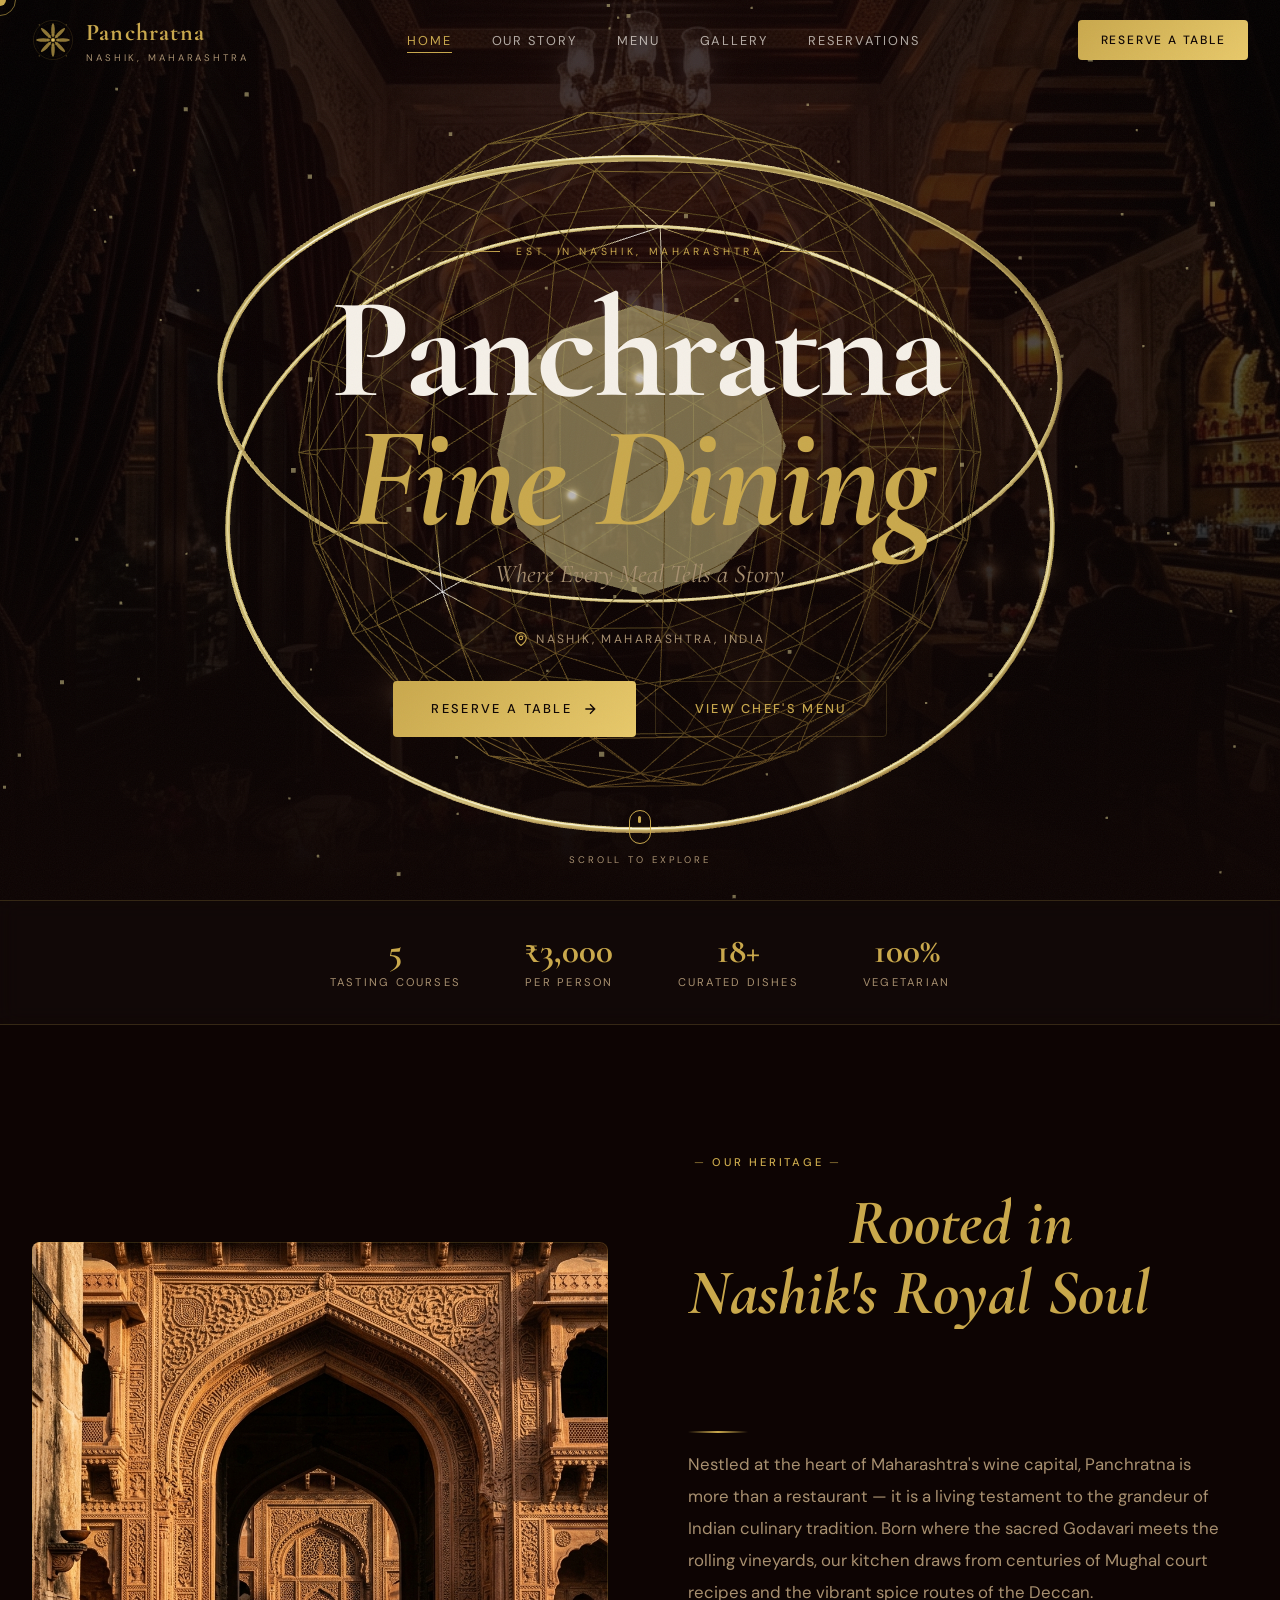
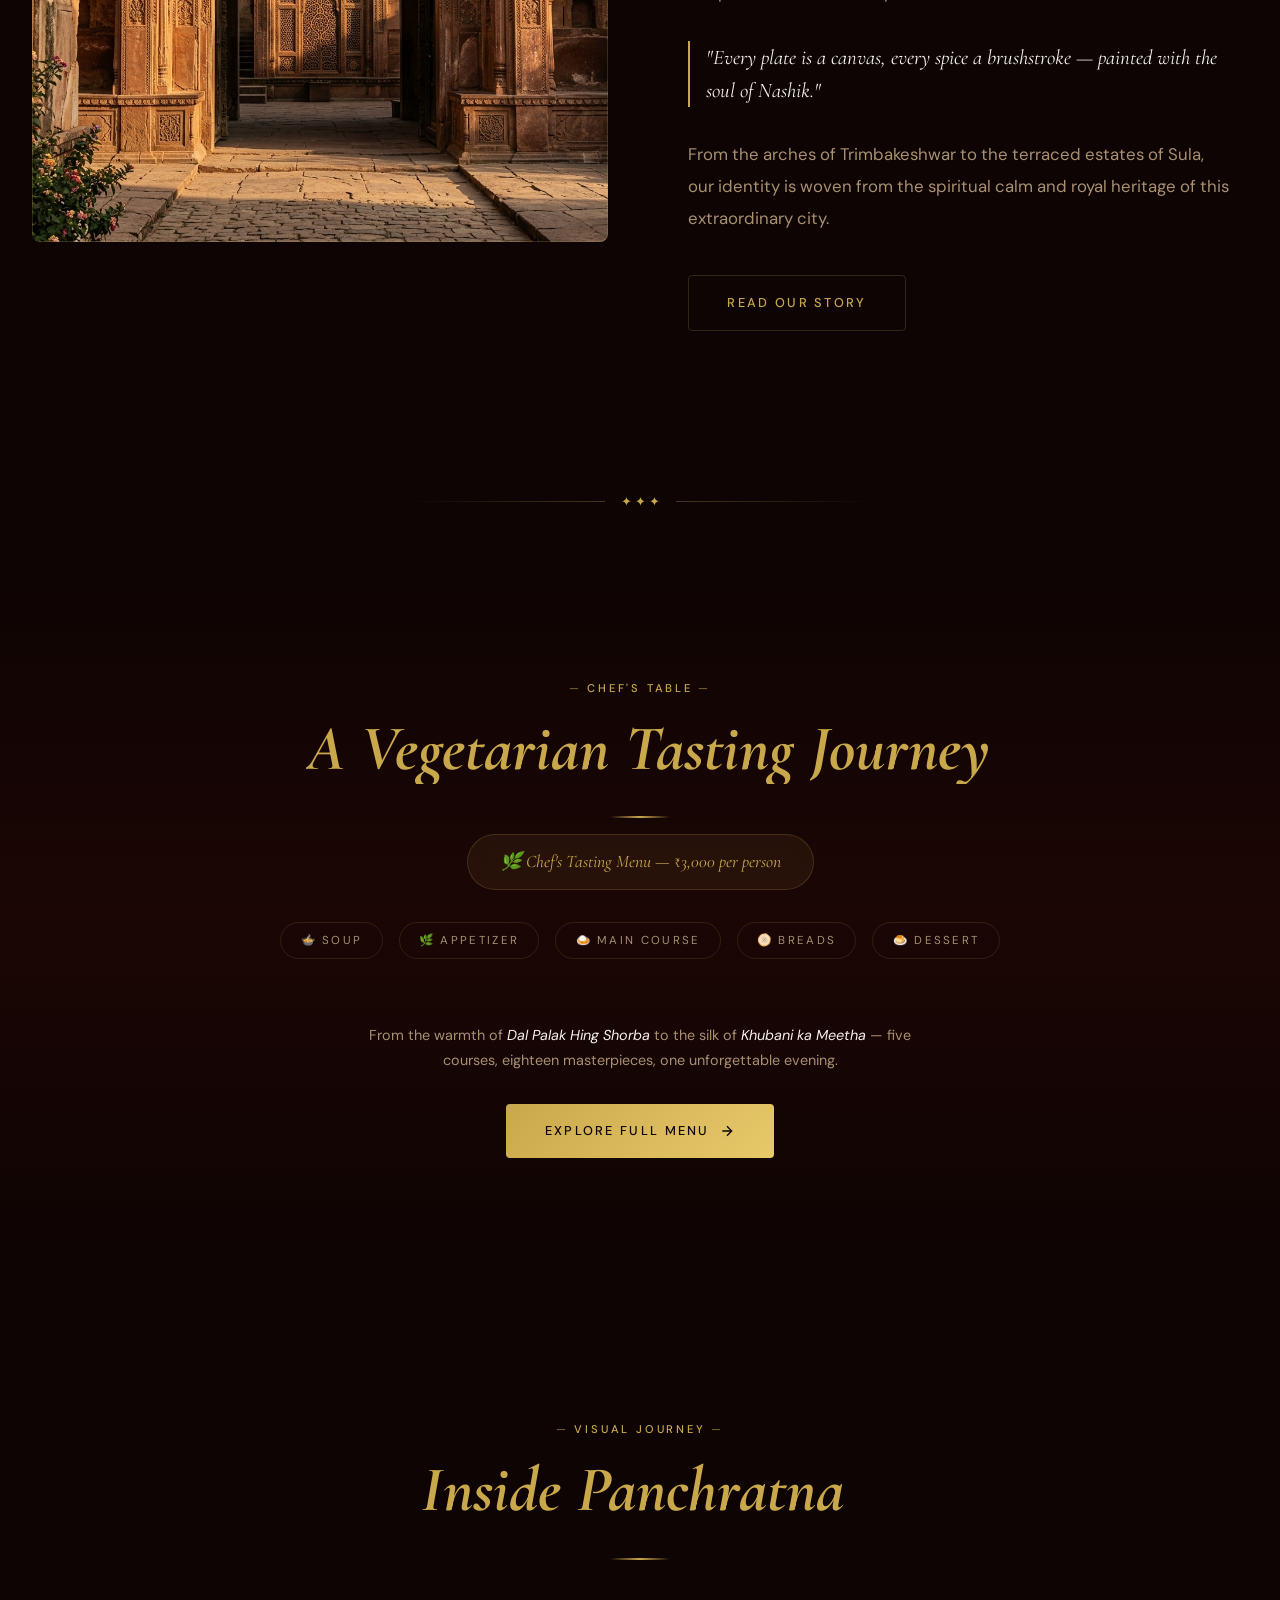
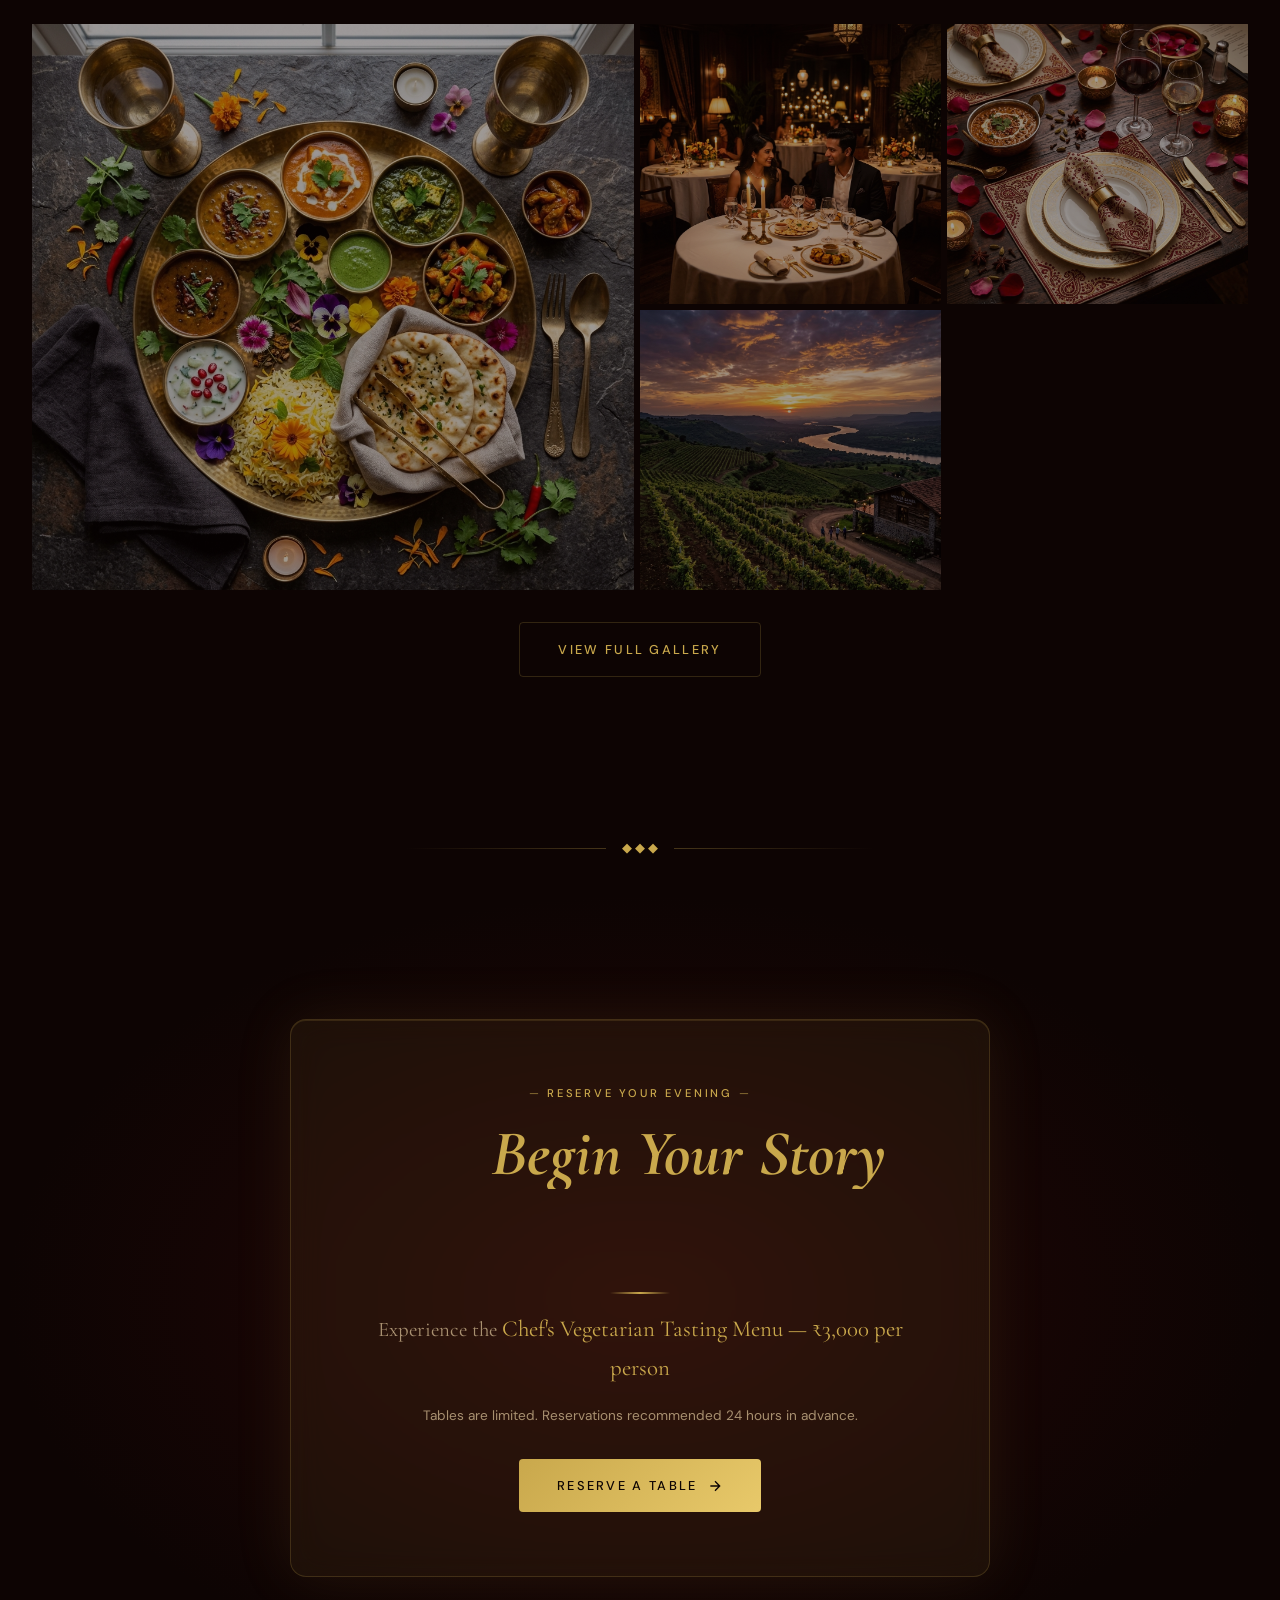
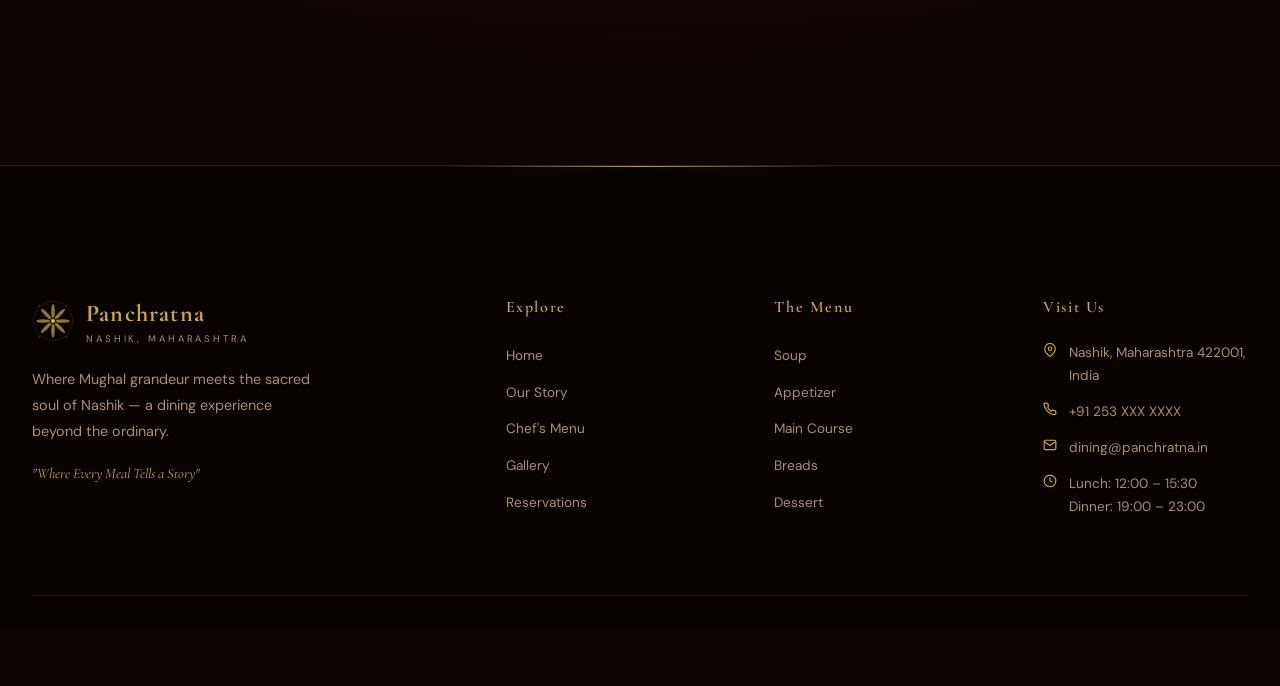
<file: panchratna-website/index.html>
<!DOCTYPE html>
<html lang="en">
<head>
  <meta charset="UTF-8">
  <meta name="viewport" content="width=device-width, initial-scale=1.0">
  <title>Panchratna — Fine Dining in Nashik, Maharashtra</title>
  <meta name="description" content="Panchratna offers an unparalleled vegetarian fine dining experience in Nashik, Maharashtra. Savour the ₹3,000 Chef's Tasting Menu — where Mughal opulence meets modern luxury.">
  <meta name="keywords" content="Panchratna, fine dining Nashik, vegetarian restaurant Maharashtra, luxury Indian restaurant, tasting menu">
  <meta property="og:title" content="Panchratna — Fine Dining, Nashik">
  <meta property="og:description" content="Where Every Meal Tells a Story. Experience the ₹3,000 Chef's Vegetarian Tasting Menu.">
  <meta property="og:type" content="website">
  <link rel="icon" href="assets/icons/favicon.ico" type="image/x-icon">
  <!-- CSS -->
  <link rel="stylesheet" href="css/main.css">
  <link rel="stylesheet" href="css/hero.css">
  <link rel="stylesheet" href="css/animations.css">
</head>
<body>

<!-- ═══ CUSTOM CURSOR ═══ -->
<div id="cursor-orb"></div>
<div id="cursor-ring"></div>

<!-- ═══ NAVBAR ═══ -->
<nav class="navbar" id="navbar" aria-label="Main navigation">
  <div class="nav-inner">
    <a href="index.html" class="nav-logo" aria-label="Panchratna Home">
      <img src="assets/images/logo.svg" alt="Panchratna mandala emblem" class="nav-logo-emblem">
      <div>
        <span class="nav-logo-text">Panchratna</span>
        <span class="nav-logo-sub">Nashik, Maharashtra</span>
      </div>
    </a>

    <ul class="nav-links" role="list">
      <li><a href="index.html"            class="nav-link active">Home</a></li>
      <li><a href="pages/about.html"      class="nav-link">Our Story</a></li>
      <li><a href="pages/menu.html"       class="nav-link">Menu</a></li>
      <li><a href="pages/gallery.html"    class="nav-link">Gallery</a></li>
      <li><a href="pages/reservations.html" class="nav-link">Reservations</a></li>
    </ul>

    <a href="pages/reservations.html" class="btn-reserve-nav">Reserve a Table</a>

    <button class="nav-hamburger" id="hamburger" aria-label="Toggle menu" aria-expanded="false">
      <span></span><span></span><span></span>
    </button>
  </div>
</nav>

<!-- Mobile Menu -->
<div class="nav-mobile-menu" id="mobile-menu" role="dialog" aria-modal="true">
  <a href="index.html"              class="nav-link">Home</a>
  <a href="pages/about.html"        class="nav-link">Our Story</a>
  <a href="pages/menu.html"         class="nav-link">Menu</a>
  <a href="pages/gallery.html"      class="nav-link">Gallery</a>
  <a href="pages/reservations.html" class="nav-link">Reservations</a>
  <a href="pages/reservations.html" class="btn-primary" style="margin-top:1rem;">Reserve a Table</a>
</div>

<!-- ═══ HERO ═══ -->
<section class="hero" id="hero" aria-label="Hero section">
  <div class="hero-bg" aria-hidden="true"></div>
  <div class="hero-overlay" aria-hidden="true"></div>

  <!-- Three.js Canvas -->
  <canvas id="hero-canvas" aria-hidden="true"></canvas>

  <!-- Mobile fallback -->
  <div class="hero-canvas-fallback" aria-hidden="true"></div>

  <div class="hero-content">
    <div class="hero-pretitle" aria-hidden="true">
      <div class="hero-pretitle-line"></div>
      <span>Est. in Nashik, Maharashtra</span>
      <div class="hero-pretitle-line"></div>
    </div>

    <h1 class="hero-title">
      Panchratna
      <em class="hero-title-em">Fine Dining</em>
    </h1>

    <p class="hero-subtitle">Where Every Meal Tells a Story</p>

    <div class="hero-location" aria-label="Location: Nashik, Maharashtra, India">
      <svg viewBox="0 0 24 24" fill="none" stroke="currentColor" stroke-width="2" aria-hidden="true">
        <path d="M21 10c0 7-9 13-9 13s-9-6-9-13a9 9 0 0 1 18 0z"/>
        <circle cx="12" cy="10" r="3"/>
      </svg>
      Nashik, Maharashtra, India
    </div>

    <div class="hero-cta">
      <a href="pages/reservations.html" class="btn-primary" id="hero-reserve-btn">
        Reserve a Table
        <svg width="16" height="16" viewBox="0 0 24 24" fill="none" stroke="currentColor" stroke-width="2" aria-hidden="true">
          <path d="M5 12h14M12 5l7 7-7 7"/>
        </svg>
      </a>
      <a href="pages/menu.html" class="btn-secondary" id="hero-menu-btn">
        View Chef's Menu
      </a>
    </div>
  </div>

  <!-- Scroll Indicator -->
  <div class="hero-scroll" aria-hidden="true">
    <div class="scroll-mouse"></div>
    <span>Scroll to explore</span>
  </div>
</section>

<!-- ═══ STATS STRIP ═══ -->
<div class="hero-stats" aria-label="Restaurant highlights">
  <div class="hero-stats-inner">
    <div class="hero-stat">
      <div class="hero-stat-number" id="stat-courses">5</div>
      <div class="hero-stat-label">Tasting Courses</div>
    </div>
    <div class="hero-stat">
      <div class="hero-stat-number" id="stat-price">₹3,000</div>
      <div class="hero-stat-label">Per Person</div>
    </div>
    <div class="hero-stat">
      <div class="hero-stat-number" id="stat-dishes">18+</div>
      <div class="hero-stat-label">Curated Dishes</div>
    </div>
    <div class="hero-stat">
      <div class="hero-stat-number" id="stat-years">100%</div>
      <div class="hero-stat-label">Vegetarian</div>
    </div>
  </div>
</div>

<!-- ═══ ABOUT PREVIEW ═══ -->
<section class="section-about-preview" id="about-preview" aria-labelledby="about-heading">
  <div class="container">
    <div class="about-preview-grid">
      <div class="about-preview-image">
        <img src="assets/images/about-arch.jpg" alt="Ornate heritage archway at Panchratna" loading="lazy">
      </div>
      <div class="about-preview-text">
        <span class="section-label">Our Heritage</span>
        <h2 class="section-heading" id="about-heading">
          Rooted in <em>Nashik's</em> Royal Soul
        </h2>
        <div class="gold-divider left"></div>
        <p>Nestled at the heart of Maharashtra's wine capital, Panchratna is more than a restaurant — it is a living testament to the grandeur of Indian culinary tradition. Born where the sacred Godavari meets the rolling vineyards, our kitchen draws from centuries of Mughal court recipes and the vibrant spice routes of the Deccan.</p>
        <blockquote class="about-preview-quote">
          "Every plate is a canvas, every spice a brushstroke — painted with the soul of Nashik."
        </blockquote>
        <p>From the arches of Trimbakeshwar to the terraced estates of Sula, our identity is woven from the spiritual calm and royal heritage of this extraordinary city.</p>
        <a href="pages/about.html" class="btn-secondary" style="margin-top:1.5rem;" id="about-read-more-btn">
          Read Our Story
        </a>
      </div>
    </div>
  </div>
</section>

<!-- Ornament Separator -->
<div class="ornament-separator" aria-hidden="true">
  <div class="ornament-separator-gem">✦ ✦ ✦</div>
</div>

<!-- ═══ MENU TEASER ═══ -->
<section class="section-menu-teaser" id="menu-teaser" aria-labelledby="menu-teaser-heading">
  <div class="container">
    <span class="section-label">Chef's Table</span>
    <h2 class="section-heading" id="menu-teaser-heading">
      A <em>Vegetarian</em> Tasting Journey
    </h2>
    <div class="gold-divider"></div>

    <div class="menu-teaser-badge" role="complementary" aria-label="Tasting menu price">
      🌿 Chef's Tasting Menu — ₹3,000 per person
    </div>

    <div class="menu-teaser-courses" role="list" aria-label="Menu courses">
      <div class="menu-course-pill" role="listitem">🍲 Soup</div>
      <div class="menu-course-pill" role="listitem">🌿 Appetizer</div>
      <div class="menu-course-pill" role="listitem">🍛 Main Course</div>
      <div class="menu-course-pill" role="listitem">🫓 Breads</div>
      <div class="menu-course-pill" role="listitem">🍮 Dessert</div>
    </div>

    <p style="color:var(--color-muted);font-size:0.9rem;margin-bottom:var(--space-md);max-width:560px;margin-left:auto;margin-right:auto;">
      From the warmth of <em style="color:var(--color-ivory);">Dal Palak Hing Shorba</em> to the silk of <em style="color:var(--color-ivory);">Khubani ka Meetha</em> — five courses, eighteen masterpieces, one unforgettable evening.
    </p>

    <a href="pages/menu.html" class="btn-primary" id="menu-view-btn">
      Explore Full Menu
      <svg width="16" height="16" viewBox="0 0 24 24" fill="none" stroke="currentColor" stroke-width="2" aria-hidden="true">
        <path d="M5 12h14M12 5l7 7-7 7"/>
      </svg>
    </a>
  </div>
</section>

<!-- ═══ GALLERY STRIP ═══ -->
<section class="section-gallery-strip" id="gallery-strip" aria-labelledby="gallery-heading">
  <div class="container">
    <div class="gallery-strip-heading">
      <span class="section-label">Visual Journey</span>
      <h2 class="section-heading" id="gallery-heading">Inside <em>Panchratna</em></h2>
      <div class="gold-divider"></div>
    </div>

    <div class="gallery-strip-grid" role="list">
      <div class="gallery-strip-item" role="listitem">
        <img src="assets/images/gallery/food-spread.jpg" alt="Overhead view of Panchratna's tasting feast" loading="lazy">
      </div>
      <div class="gallery-strip-item" role="listitem">
        <img src="assets/images/gallery/ambiance-1.jpg" alt="Candlelit dining room at Panchratna" loading="lazy">
      </div>
      <div class="gallery-strip-item" role="listitem">
        <img src="assets/images/gallery/ambiance-2.jpg" alt="Luxury table setting close-up" loading="lazy">
      </div>
      <div class="gallery-strip-item" role="listitem">
        <img src="assets/images/gallery/nashik-view.jpg" alt="Nashik vineyard at twilight" loading="lazy">
      </div>
    </div>

    <div class="gallery-strip-cta">
      <a href="pages/gallery.html" class="btn-secondary" id="gallery-view-btn">
        View Full Gallery
      </a>
    </div>
  </div>
</section>

<!-- Ornament -->
<div class="ornament-separator" aria-hidden="true">
  <div class="ornament-separator-gem">◆ ◆ ◆</div>
</div>

<!-- ═══ RESERVATION CTA ═══ -->
<section class="section-reservation-cta" id="reservation-cta" aria-labelledby="cta-heading">
  <div class="container">
    <div class="reservation-cta-card">
      <span class="section-label" style="display:block;text-align:center;">Reserve Your Evening</span>
      <h2 class="section-heading" style="text-align:center;" id="cta-heading">
        Begin Your <em>Story</em>
      </h2>
      <div class="gold-divider"></div>
      <p class="reservation-cta-price">
        Experience the <span>Chef's Vegetarian Tasting Menu — ₹3,000 per person</span>
      </p>
      <p style="color:var(--color-muted);font-size:0.85rem;margin-bottom:var(--space-md);">
        Tables are limited. Reservations recommended 24 hours in advance.
      </p>
      <a href="pages/reservations.html" class="btn-primary" id="cta-reserve-btn">
        Reserve a Table
        <svg width="16" height="16" viewBox="0 0 24 24" fill="none" stroke="currentColor" stroke-width="2" aria-hidden="true">
          <path d="M5 12h14M12 5l7 7-7 7"/>
        </svg>
      </a>
    </div>
  </div>
</section>

<!-- ═══ FOOTER ═══ -->
<footer class="footer" id="footer" role="contentinfo">
  <div class="container">
    <div class="footer-grid">
      <!-- Brand -->
      <div class="footer-brand">
        <a href="index.html" class="nav-logo" style="margin-bottom:1.2rem;">
          <img src="assets/images/logo.svg" alt="Panchratna" class="nav-logo-emblem">
          <div>
            <span class="nav-logo-text">Panchratna</span>
            <span class="nav-logo-sub">Nashik, Maharashtra</span>
          </div>
        </a>
        <p>Where Mughal grandeur meets the sacred soul of Nashik — a dining experience beyond the ordinary.</p>
        <p style="margin-top:1rem;font-style:italic;color:var(--color-gold);font-family:var(--font-display);">"Where Every Meal Tells a Story"</p>
      </div>

      <!-- Navigation -->
      <nav class="footer-col" aria-label="Footer navigation">
        <h4>Explore</h4>
        <ul>
          <li><a href="index.html">Home</a></li>
          <li><a href="pages/about.html">Our Story</a></li>
          <li><a href="pages/menu.html">Chef's Menu</a></li>
          <li><a href="pages/gallery.html">Gallery</a></li>
          <li><a href="pages/reservations.html">Reservations</a></li>
        </ul>
      </nav>

      <!-- Menu quick links -->
      <div class="footer-col">
        <h4>The Menu</h4>
        <ul>
          <li><a href="pages/menu.html#course-soup">Soup</a></li>
          <li><a href="pages/menu.html#course-appetizer">Appetizer</a></li>
          <li><a href="pages/menu.html#course-main">Main Course</a></li>
          <li><a href="pages/menu.html#course-breads">Breads</a></li>
          <li><a href="pages/menu.html#course-dessert">Dessert</a></li>
        </ul>
      </div>

      <!-- Contact -->
      <div class="footer-col">
        <h4>Visit Us</h4>
        <div class="footer-contact-item">
          <svg width="14" height="14" viewBox="0 0 24 24" fill="none" stroke="currentColor" stroke-width="2" aria-hidden="true"><path d="M21 10c0 7-9 13-9 13s-9-6-9-13a9 9 0 0 1 18 0z"/><circle cx="12" cy="10" r="3"/></svg>
          <span>Nashik, Maharashtra 422001, India</span>
        </div>
        <div class="footer-contact-item">
          <svg width="14" height="14" viewBox="0 0 24 24" fill="none" stroke="currentColor" stroke-width="2" aria-hidden="true"><path d="M22 16.92v3a2 2 0 0 1-2.18 2 19.79 19.79 0 0 1-8.63-3.07A19.5 19.5 0 0 1 4.69 12a19.79 19.79 0 0 1-3.07-8.67A2 2 0 0 1 3.6 2h3a2 2 0 0 1 2 1.72c.127.96.361 1.903.7 2.81a2 2 0 0 1-.45 2.11L8.09 9.91a16 16 0 0 0 6 6l1.27-1.27a2 2 0 0 1 2.11-.45c.907.339 1.85.573 2.81.7A2 2 0 0 1 22 16.92z"/></svg>
          <span>+91 253 XXX XXXX</span>
        </div>
        <div class="footer-contact-item">
          <svg width="14" height="14" viewBox="0 0 24 24" fill="none" stroke="currentColor" stroke-width="2" aria-hidden="true"><path d="M4 4h16c1.1 0 2 .9 2 2v12c0 1.1-.9 2-2 2H4c-1.1 0-2-.9-2-2V6c0-1.1.9-2 2-2z"/><polyline points="22,6 12,13 2,6"/></svg>
          <span>dining@panchratna.in</span>
        </div>
        <div class="footer-contact-item">
          <svg width="14" height="14" viewBox="0 0 24 24" fill="none" stroke="currentColor" stroke-width="2" aria-hidden="true"><circle cx="12" cy="12" r="10"/><polyline points="12 6 12 12 16 14"/></svg>
          <span>Lunch: 12:00 – 15:30<br>Dinner: 19:00 – 23:00</span>
        </div>
      </div>
    </div>

    <div class="footer-bottom">
      <p>&copy; 2025 Panchratna Fine Dining, Nashik. All rights reserved.</p>
      <span class="footer-tagline">Where Every Meal Tells a Story</span>
      <p>All prices subject to applicable government taxes.</p>
    </div>
  </div>
</footer>

<!-- ═══ SCRIPTS ═══ -->
<script src="lib/three.min.js"></script>
<script src="lib/gsap.min.js"></script>
<script src="lib/ScrollTrigger.min.js"></script>
<script src="js/main.js"></script>
<script src="js/hero-3d.js"></script>
<script src="js/animations.js"></script>

</body>
</html>
</file>
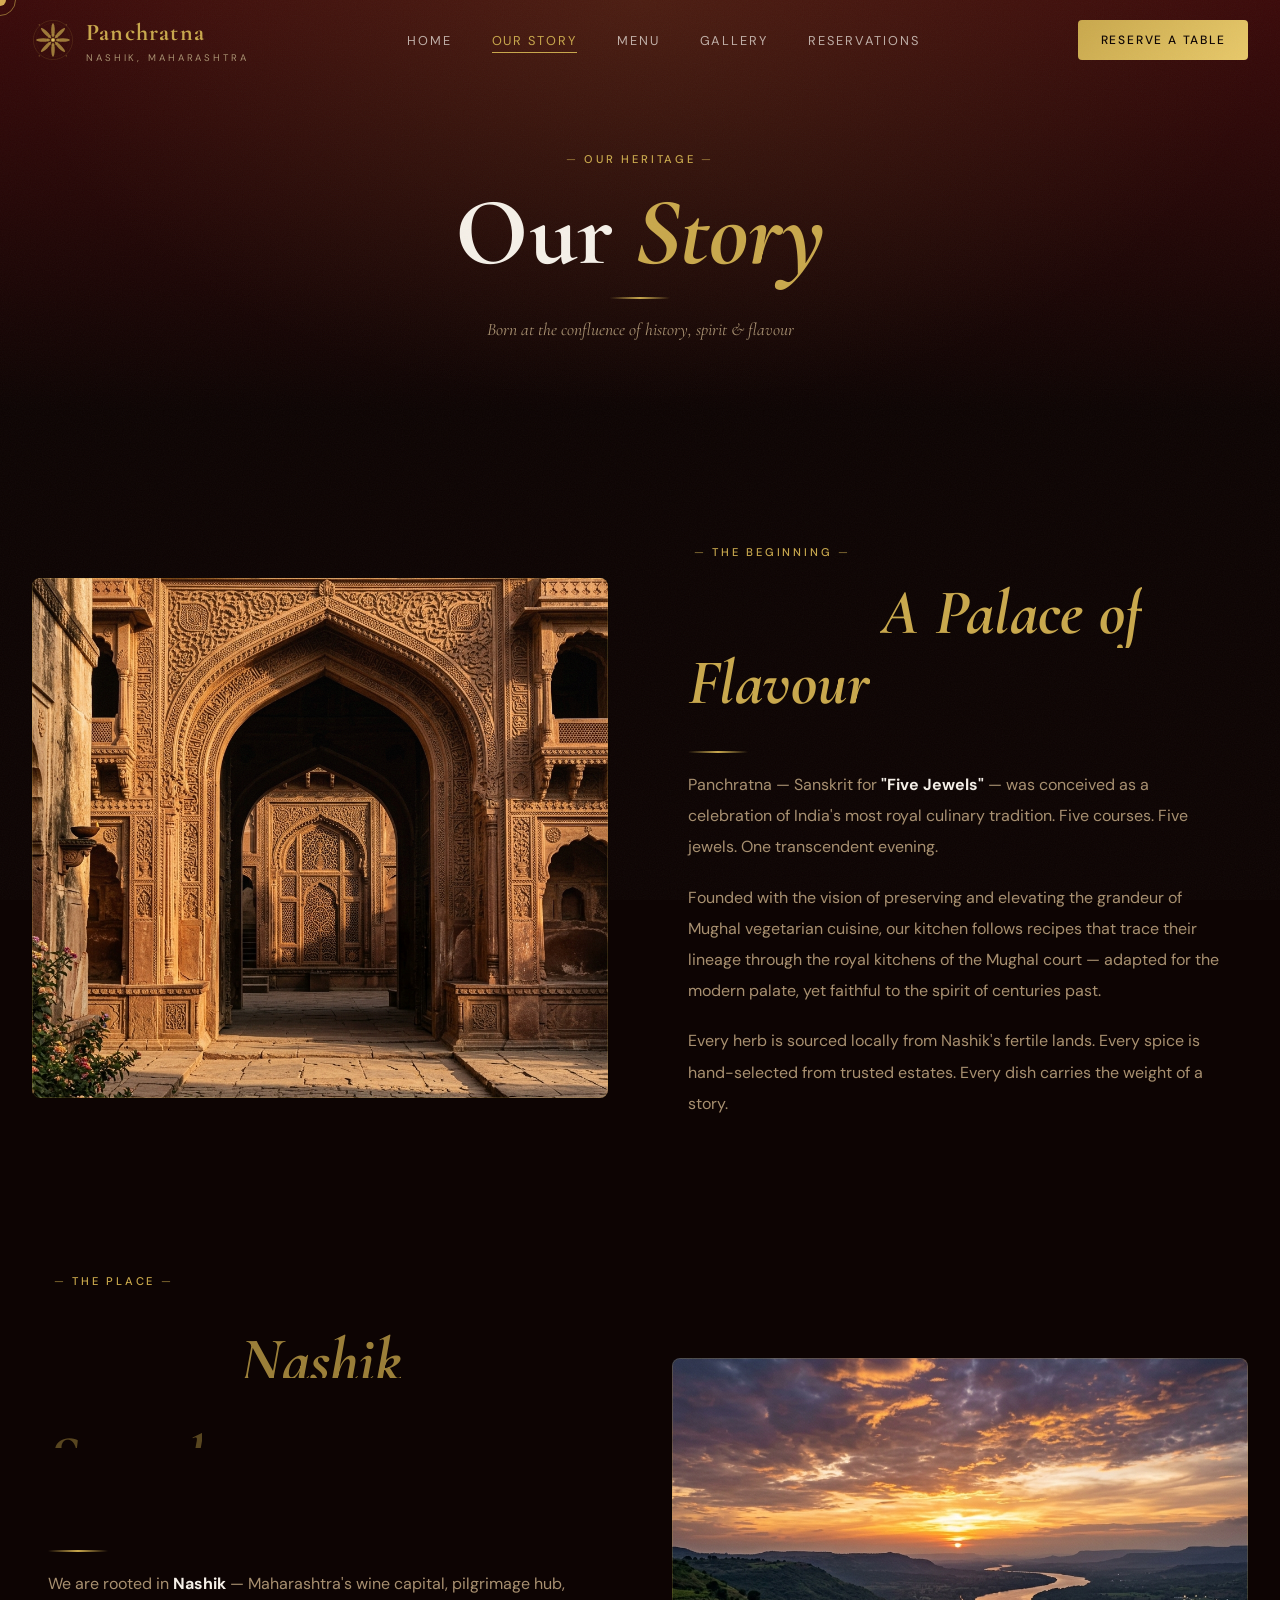
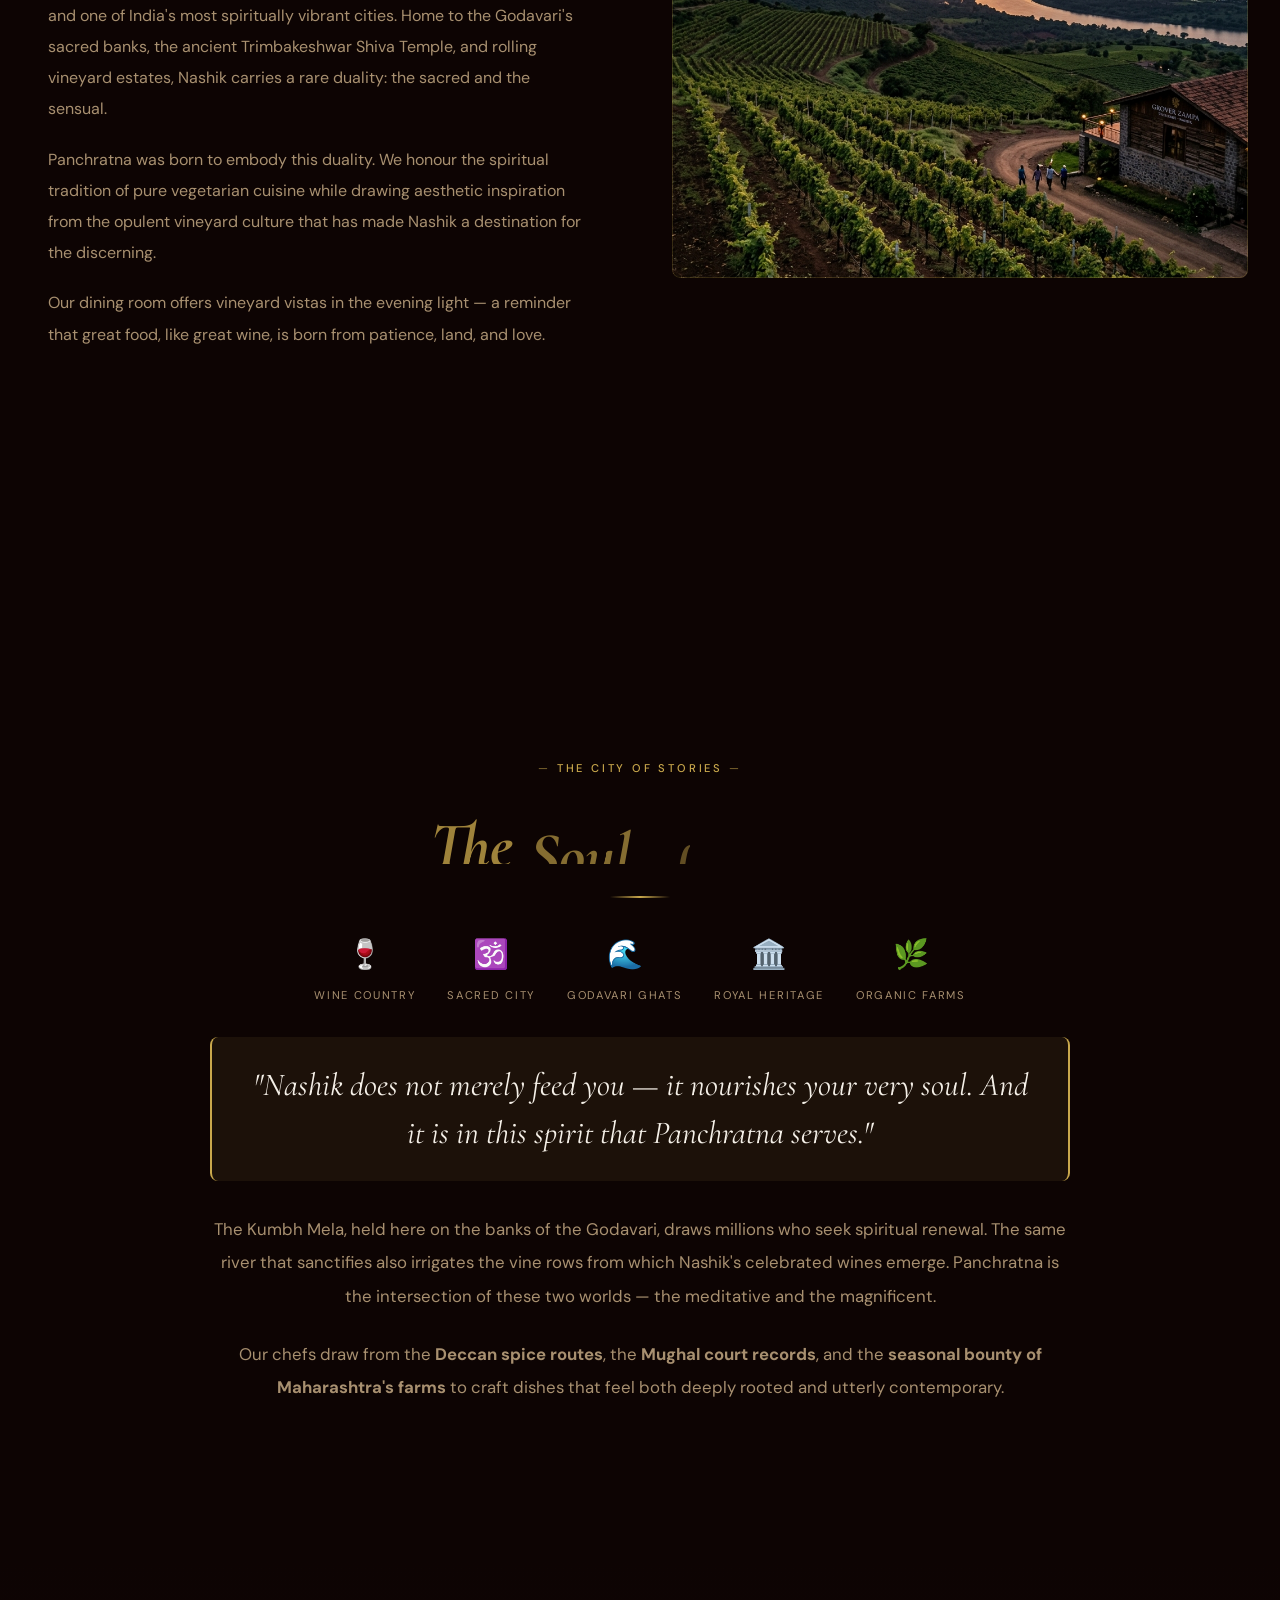
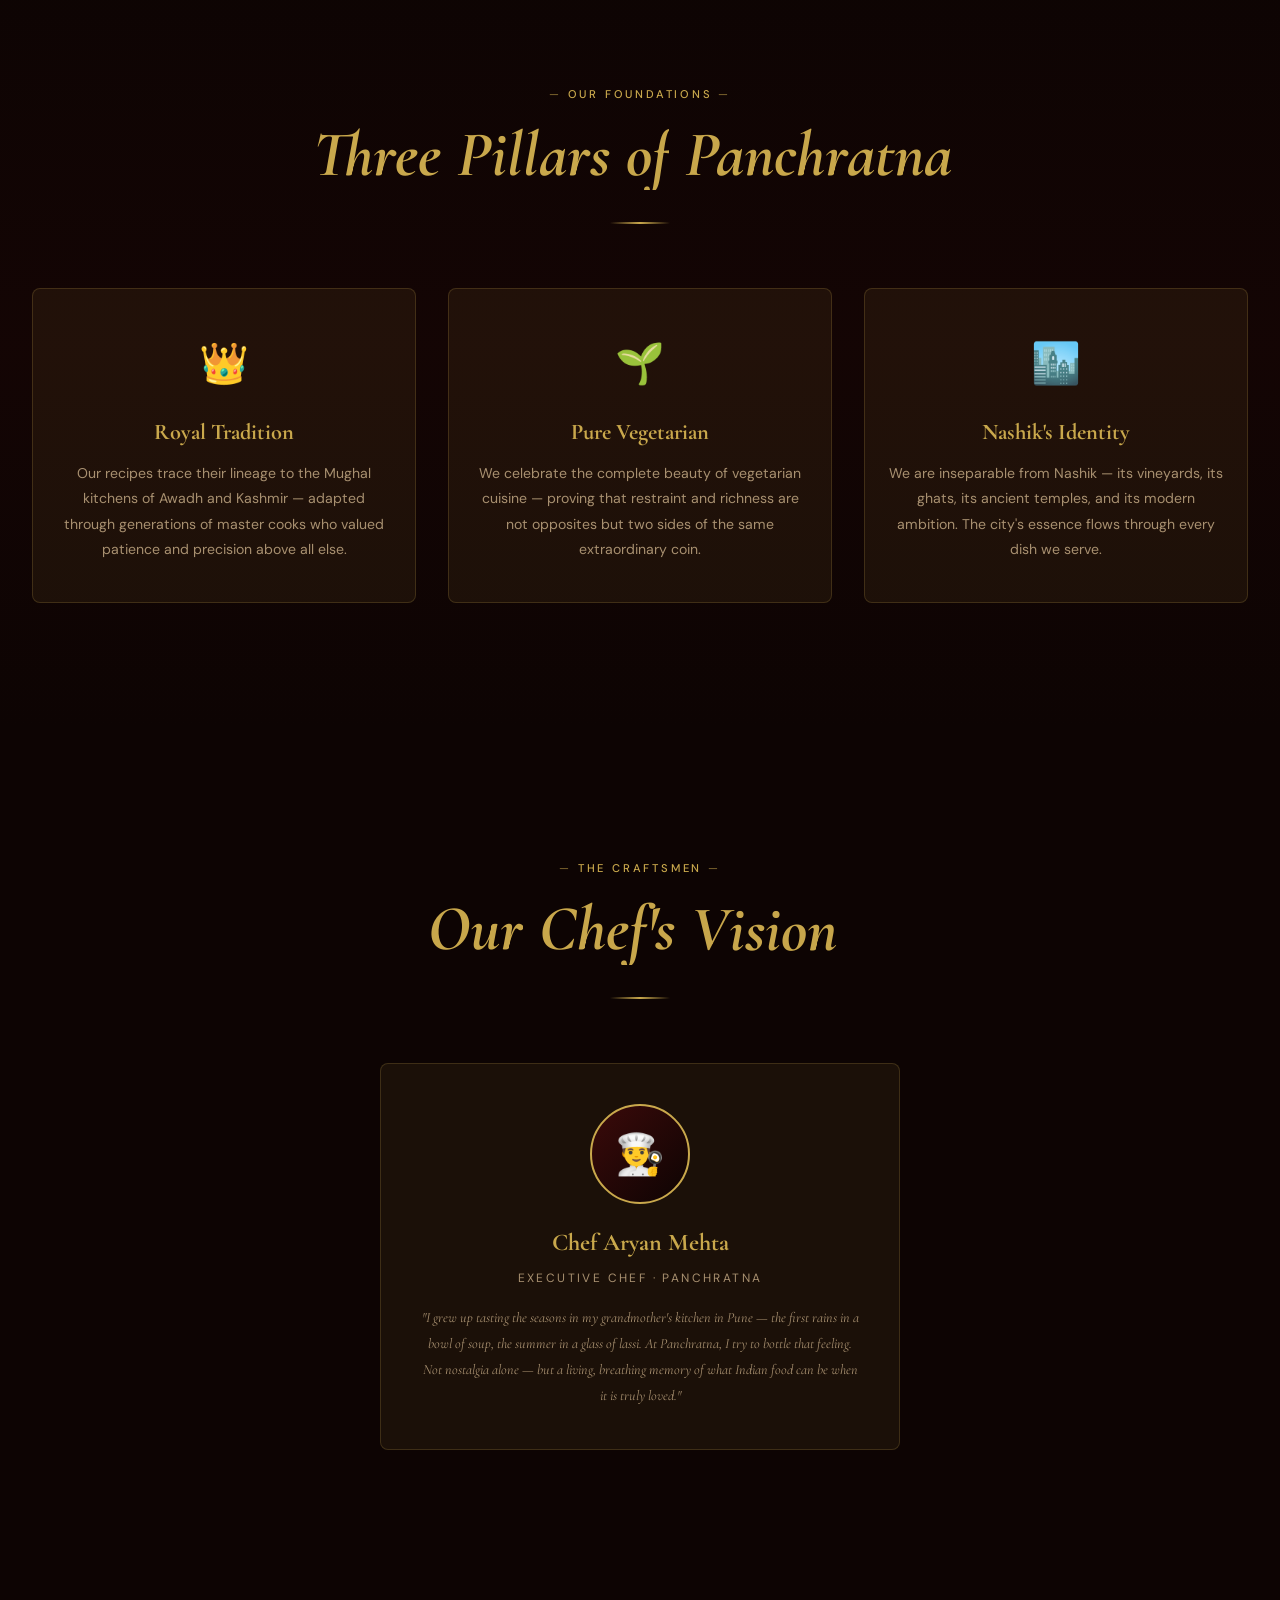
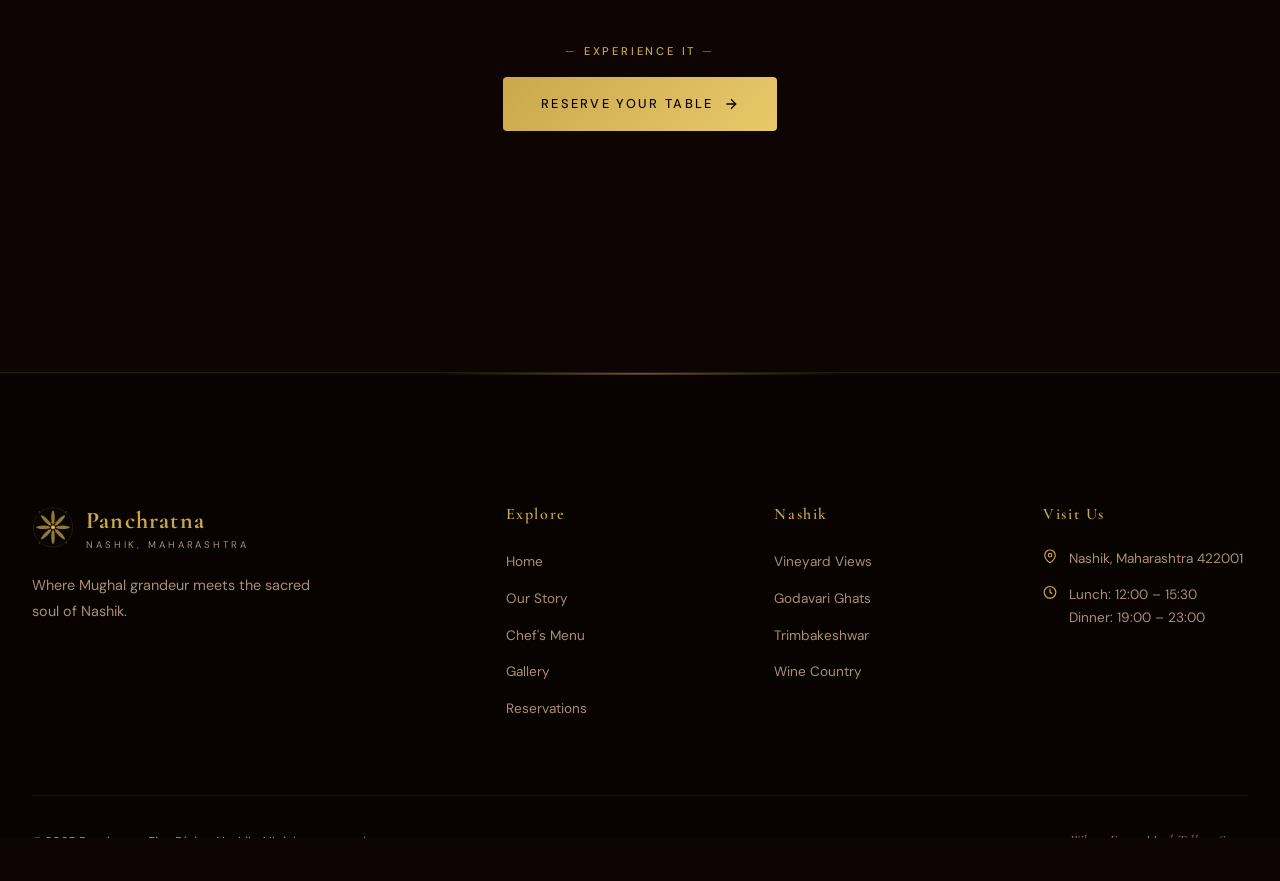
<file: panchratna-website/pages/about.html>
<!DOCTYPE html>
<html lang="en">
<head>
  <meta charset="UTF-8">
  <meta name="viewport" content="width=device-width, initial-scale=1.0">
  <title>Our Story — Panchratna, The Heart of Nashik</title>
  <meta name="description" content="Discover the heritage story of Panchratna — born at the confluence of Nashik's sacred Godavari, ancient Mughal culinary tradition, and Maharashtra's wine country.">
  <link rel="icon" href="../assets/icons/favicon.ico" type="image/x-icon">
  <link rel="stylesheet" href="../css/main.css">
  <link rel="stylesheet" href="../css/animations.css">
  <style>
    /* ——— About Page Specific Styles ——— */
    .about-page { min-height: 100vh; padding-bottom: var(--space-xl); }

    /* Heritage Section */
    .about-heritage {
      padding: var(--space-xl) 0;
    }
    .about-grid {
      display: grid;
      grid-template-columns: 1fr 1fr;
      gap: var(--space-lg);
      align-items: center;
      margin-bottom: var(--space-xl);
    }
    .about-grid.reverse { direction: rtl; }
    .about-grid.reverse > * { direction: ltr; }

    .about-image {
      height: 520px;
      border-radius: var(--radius-md);
      overflow: hidden;
      position: relative;
    }
    .about-image img {
      width: 100%; height: 100%; object-fit: cover;
      transition: transform 0.8s ease;
    }
    .about-image:hover img { transform: scale(1.04); }
    .about-image::after {
      content: '';
      position: absolute;
      inset: 0;
      border: 1px solid var(--color-glass-border);
      border-radius: var(--radius-md);
      pointer-events: none;
    }

    .about-text { padding: 0 var(--space-sm); }
    .about-text p {
      color: var(--color-muted);
      font-size: 1rem;
      line-height: 1.95;
      margin-bottom: 1.2rem;
    }
    .about-text p strong { color: var(--color-ivory); }

    /* Heritage Pillars */
    .heritage-pillars {
      padding: var(--space-xl) 0;
      background: linear-gradient(180deg, transparent, rgba(59,10,10,0.15) 50%, transparent);
      text-align: center;
    }

    .pillars-grid {
      display: grid;
      grid-template-columns: repeat(3, 1fr);
      gap: var(--space-md);
      margin-top: var(--space-lg);
    }

    .pillar-card {
      background: var(--color-glass);
      border: 1px solid var(--color-glass-border);
      border-radius: var(--radius-md);
      padding: 2.5rem 1.5rem;
      text-align: center;
      transition: all var(--transition-medium);
    }
    .pillar-card:hover {
      background: rgba(201,168,76,0.1);
      border-color: rgba(201,168,76,0.4);
      transform: translateY(-8px);
      box-shadow: 0 20px 50px rgba(201,168,76,0.15);
    }
    .pillar-icon {
      font-size: 2.5rem;
      margin-bottom: 1rem;
      display: block;
    }
    .pillar-title {
      font-family: var(--font-display);
      font-size: 1.4rem;
      font-weight: 700;
      color: var(--color-gold);
      margin-bottom: 0.6rem;
    }
    .pillar-desc {
      color: var(--color-muted);
      font-size: 0.88rem;
      line-height: 1.8;
    }

    /* Nashik Story Section */
    .nashik-section {
      padding: var(--space-xl) 0;
    }
    .nashik-section-inner {
      max-width: 860px;
      margin: 0 auto;
      text-align: center;
    }
    .nashik-section-inner p {
      color: var(--color-muted);
      font-size: 1.05rem;
      line-height: 2;
      margin-bottom: 1.5rem;
    }
    .nashik-quote {
      font-family: var(--font-display);
      font-size: clamp(1.4rem, 3vw, 2rem);
      font-style: italic;
      color: var(--color-ivory);
      border-left: 2px solid var(--color-gold);
      border-right: 2px solid var(--color-gold);
      padding: 1.5rem 2rem;
      margin: var(--space-md) 0;
      line-height: 1.5;
      background: var(--color-glass);
      border-radius: var(--radius-md);
    }

    /* Nashik highlights */
    .nashik-highlights {
      display: flex;
      justify-content: center;
      gap: var(--space-md);
      flex-wrap: wrap;
      margin: var(--space-md) 0;
    }
    .nashik-hl {
      display: flex;
      flex-direction: column;
      align-items: center;
      gap: 0.4rem;
    }
    .nashik-hl-icon { font-size: 1.8rem; }
    .nashik-hl-label {
      font-size: 0.7rem;
      letter-spacing: 0.15em;
      text-transform: uppercase;
      color: var(--color-muted);
    }

    /* Team / Chef section */
    .chef-section {
      padding: var(--space-xl) 0;
      text-align: center;
    }
    .chef-card {
      max-width: 520px;
      margin: var(--space-lg) auto 0;
      background: var(--color-glass);
      border: 1px solid var(--color-glass-border);
      border-radius: var(--radius-md);
      padding: 2.5rem;
    }
    .chef-avatar {
      width: 100px;
      height: 100px;
      border-radius: 50%;
      background: linear-gradient(135deg, var(--color-primary), var(--color-bg));
      border: 2px solid var(--color-gold);
      margin: 0 auto 1.2rem;
      display: flex;
      align-items: center;
      justify-content: center;
      font-size: 2.5rem;
    }
    .chef-name {
      font-family: var(--font-display);
      font-size: 1.5rem;
      font-weight: 700;
      color: var(--color-gold);
      margin-bottom: 0.3rem;
    }
    .chef-title {
      font-size: 0.75rem;
      letter-spacing: 0.2em;
      text-transform: uppercase;
      color: var(--color-muted);
      margin-bottom: 1rem;
    }
    .chef-bio {
      color: var(--color-muted);
      font-size: 0.88rem;
      line-height: 1.85;
      font-style: italic;
      font-family: var(--font-display);
    }

    @media (max-width: 768px) {
      .about-grid { grid-template-columns: 1fr; }
      .about-grid.reverse { direction: ltr; }
      .about-image { height: 320px; }
      .pillars-grid { grid-template-columns: 1fr; }
    }
  </style>
</head>
<body>

<div id="cursor-orb"></div>
<div id="cursor-ring"></div>

<!-- NAVBAR -->
<nav class="navbar" id="navbar" aria-label="Main navigation">
  <div class="nav-inner">
    <a href="../index.html" class="nav-logo">
      <img src="../assets/images/logo.svg" alt="Panchratna" class="nav-logo-emblem">
      <div><span class="nav-logo-text">Panchratna</span><span class="nav-logo-sub">Nashik, Maharashtra</span></div>
    </a>
    <ul class="nav-links">
      <li><a href="../index.html"     class="nav-link">Home</a></li>
      <li><a href="about.html"        class="nav-link active">Our Story</a></li>
      <li><a href="menu.html"         class="nav-link">Menu</a></li>
      <li><a href="gallery.html"      class="nav-link">Gallery</a></li>
      <li><a href="reservations.html" class="nav-link">Reservations</a></li>
    </ul>
    <a href="reservations.html" class="btn-reserve-nav">Reserve a Table</a>
    <button class="nav-hamburger" id="hamburger" aria-label="Toggle menu"><span></span><span></span><span></span></button>
  </div>
</nav>
<div class="nav-mobile-menu" id="mobile-menu">
  <a href="../index.html"   class="nav-link">Home</a>
  <a href="about.html"      class="nav-link">Our Story</a>
  <a href="menu.html"       class="nav-link">Menu</a>
  <a href="gallery.html"    class="nav-link">Gallery</a>
  <a href="reservations.html" class="nav-link">Reservations</a>
  <a href="reservations.html" class="btn-primary" style="margin-top:1rem;">Reserve a Table</a>
</div>

<!-- PAGE HEADER -->
<header class="page-header">
  <div class="page-header-content">
    <span class="section-label">Our Heritage</span>
    <h1>Our <em>Story</em></h1>
    <div class="gold-divider"></div>
    <p style="color:var(--color-muted);font-family:var(--font-display);font-style:italic;font-size:1.1rem;margin-top:0.5rem;">
      Born at the confluence of history, spirit & flavour
    </p>
  </div>
</header>

<main class="about-page" id="main-content">

  <!-- Heritage Section -->
  <section class="about-heritage" aria-labelledby="heritage-heading">
    <div class="container">

      <!-- Story block 1 -->
      <div class="about-grid">
        <div class="about-image">
          <img src="../assets/images/about-arch.jpg" alt="Heritage archway at Panchratna" loading="lazy">
        </div>
        <div class="about-text">
          <span class="section-label">The Beginning</span>
          <h2 class="section-heading" id="heritage-heading">
            A Palace of <em>Flavour</em>
          </h2>
          <div class="gold-divider left"></div>
          <p>Panchratna — Sanskrit for <strong>"Five Jewels"</strong> — was conceived as a celebration of India's most royal culinary tradition. Five courses. Five jewels. One transcendent evening.</p>
          <p>Founded with the vision of preserving and elevating the grandeur of Mughal vegetarian cuisine, our kitchen follows recipes that trace their lineage through the royal kitchens of the Mughal court — adapted for the modern palate, yet faithful to the spirit of centuries past.</p>
          <p>Every herb is sourced locally from Nashik's fertile lands. Every spice is hand-selected from trusted estates. Every dish carries the weight of a story.</p>
        </div>
      </div>

      <!-- Story block 2 (reversed) -->
      <div class="about-grid reverse">
        <div class="about-image">
          <img src="../assets/images/gallery/nashik-view.jpg" alt="Nashik vineyards at twilight" loading="lazy">
        </div>
        <div class="about-text">
          <span class="section-label">The Place</span>
          <h2 class="section-heading">
            Nashik — <em>Sacred</em> & Sublime
          </h2>
          <div class="gold-divider left"></div>
          <p>We are rooted in <strong>Nashik</strong> — Maharashtra's wine capital, pilgrimage hub, and one of India's most spiritually vibrant cities. Home to the Godavari's sacred banks, the ancient Trimbakeshwar Shiva Temple, and rolling vineyard estates, Nashik carries a rare duality: the sacred and the sensual.</p>
          <p>Panchratna was born to embody this duality. We honour the spiritual tradition of pure vegetarian cuisine while drawing aesthetic inspiration from the opulent vineyard culture that has made Nashik a destination for the discerning.</p>
          <p>Our dining room offers vineyard vistas in the evening light — a reminder that great food, like great wine, is born from patience, land, and love.</p>
        </div>
      </div>

    </div>
  </section>

  <!-- Nashik Deep Dive -->
  <section class="nashik-section" aria-labelledby="nashik-heading">
    <div class="container">
      <div class="nashik-section-inner">
        <span class="section-label">The City of Stories</span>
        <h2 class="section-heading" id="nashik-heading">
          The <em>Soul</em> of Nashik
        </h2>
        <div class="gold-divider"></div>

        <div class="nashik-highlights" aria-label="Nashik highlights">
          <div class="nashik-hl"><span class="nashik-hl-icon">🍷</span><span class="nashik-hl-label">Wine Country</span></div>
          <div class="nashik-hl"><span class="nashik-hl-icon">🕉️</span><span class="nashik-hl-label">Sacred City</span></div>
          <div class="nashik-hl"><span class="nashik-hl-icon">🌊</span><span class="nashik-hl-label">Godavari Ghats</span></div>
          <div class="nashik-hl"><span class="nashik-hl-icon">🏛️</span><span class="nashik-hl-label">Royal Heritage</span></div>
          <div class="nashik-hl"><span class="nashik-hl-icon">🌿</span><span class="nashik-hl-label">Organic Farms</span></div>
        </div>

        <blockquote class="nashik-quote">
          "Nashik does not merely feed you — it nourishes your very soul. And it is in this spirit that Panchratna serves."
        </blockquote>

        <p>The Kumbh Mela, held here on the banks of the Godavari, draws millions who seek spiritual renewal. The same river that sanctifies also irrigates the vine rows from which Nashik's celebrated wines emerge. Panchratna is the intersection of these two worlds — the meditative and the magnificent.</p>

        <p>Our chefs draw from the <strong>Deccan spice routes</strong>, the <strong>Mughal court records</strong>, and the <strong>seasonal bounty of Maharashtra's farms</strong> to craft dishes that feel both deeply rooted and utterly contemporary.</p>
      </div>
    </div>
  </section>

  <!-- Heritage Pillars -->
  <section class="heritage-pillars" aria-labelledby="pillars-heading">
    <div class="container">
      <span class="section-label" style="display:block;">Our Foundations</span>
      <h2 class="section-heading" id="pillars-heading">Three <em>Pillars</em> of Panchratna</h2>
      <div class="gold-divider"></div>

      <div class="pillars-grid">
        <div class="pillar-card reveal-up">
          <span class="pillar-icon">👑</span>
          <div class="pillar-title">Royal Tradition</div>
          <p class="pillar-desc">Our recipes trace their lineage to the Mughal kitchens of Awadh and Kashmir — adapted through generations of master cooks who valued patience and precision above all else.</p>
        </div>
        <div class="pillar-card reveal-up delay-200">
          <span class="pillar-icon">🌱</span>
          <div class="pillar-title">Pure Vegetarian</div>
          <p class="pillar-desc">We celebrate the complete beauty of vegetarian cuisine — proving that restraint and richness are not opposites but two sides of the same extraordinary coin.</p>
        </div>
        <div class="pillar-card reveal-up delay-400">
          <span class="pillar-icon">🏙️</span>
          <div class="pillar-title">Nashik's Identity</div>
          <p class="pillar-desc">We are inseparable from Nashik — its vineyards, its ghats, its ancient temples, and its modern ambition. The city's essence flows through every dish we serve.</p>
        </div>
      </div>
    </div>
  </section>

  <!-- Chef Section -->
  <section class="chef-section" aria-labelledby="chef-heading">
    <div class="container">
      <span class="section-label" style="display:block;">The Craftsmen</span>
      <h2 class="section-heading" id="chef-heading">Our <em>Chef's</em> Vision</h2>
      <div class="gold-divider"></div>
      <div class="chef-card reveal-up">
        <div class="chef-avatar" aria-hidden="true">👨‍🍳</div>
        <div class="chef-name">Chef Aryan Mehta</div>
        <div class="chef-title">Executive Chef · Panchratna</div>
        <p class="chef-bio">"I grew up tasting the seasons in my grandmother's kitchen in Pune — the first rains in a bowl of soup, the summer in a glass of lassi. At Panchratna, I try to bottle that feeling. Not nostalgia alone — but a living, breathing memory of what Indian food can be when it is truly loved."</p>
      </div>
    </div>
  </section>

  <!-- CTA -->
  <div class="container" style="text-align:center;padding:var(--space-lg) 0;">
    <span class="section-label" style="display:block;margin-bottom:1rem;">Experience It</span>
    <a href="reservations.html" class="btn-primary" id="about-cta-btn">
      Reserve Your Table
      <svg width="16" height="16" viewBox="0 0 24 24" fill="none" stroke="currentColor" stroke-width="2"><path d="M5 12h14M12 5l7 7-7 7"/></svg>
    </a>
  </div>

</main>

<!-- FOOTER -->
<footer class="footer" role="contentinfo">
  <div class="container">
    <div class="footer-grid">
      <div class="footer-brand">
        <a href="../index.html" class="nav-logo" style="margin-bottom:1.2rem;">
          <img src="../assets/images/logo.svg" alt="Panchratna" class="nav-logo-emblem">
          <div><span class="nav-logo-text">Panchratna</span><span class="nav-logo-sub">Nashik, Maharashtra</span></div>
        </a>
        <p>Where Mughal grandeur meets the sacred soul of Nashik.</p>
      </div>
      <nav class="footer-col" aria-label="Footer navigation">
        <h4>Explore</h4>
        <ul>
          <li><a href="../index.html">Home</a></li>
          <li><a href="about.html">Our Story</a></li>
          <li><a href="menu.html">Chef's Menu</a></li>
          <li><a href="gallery.html">Gallery</a></li>
          <li><a href="reservations.html">Reservations</a></li>
        </ul>
      </nav>
      <div class="footer-col">
        <h4>Nashik</h4>
        <ul>
          <li><a href="#">Vineyard Views</a></li>
          <li><a href="#">Godavari Ghats</a></li>
          <li><a href="#">Trimbakeshwar</a></li>
          <li><a href="#">Wine Country</a></li>
        </ul>
      </div>
      <div class="footer-col">
        <h4>Visit Us</h4>
        <div class="footer-contact-item">
          <svg width="14" height="14" viewBox="0 0 24 24" fill="none" stroke="currentColor" stroke-width="2"><path d="M21 10c0 7-9 13-9 13s-9-6-9-13a9 9 0 0 1 18 0z"/><circle cx="12" cy="10" r="3"/></svg>
          <span>Nashik, Maharashtra 422001</span>
        </div>
        <div class="footer-contact-item">
          <svg width="14" height="14" viewBox="0 0 24 24" fill="none" stroke="currentColor" stroke-width="2"><circle cx="12" cy="12" r="10"/><polyline points="12 6 12 12 16 14"/></svg>
          <span>Lunch: 12:00 – 15:30<br>Dinner: 19:00 – 23:00</span>
        </div>
      </div>
    </div>
    <div class="footer-bottom">
      <p>&copy; 2025 Panchratna Fine Dining, Nashik. All rights reserved.</p>
      <span class="footer-tagline">Where Every Meal Tells a Story</span>
    </div>
  </div>
</footer>

<script src="../lib/gsap.min.js"></script>
<script src="../lib/ScrollTrigger.min.js"></script>
<script src="../js/main.js"></script>
<script src="../js/animations.js"></script>

</body>
</html>
</file>
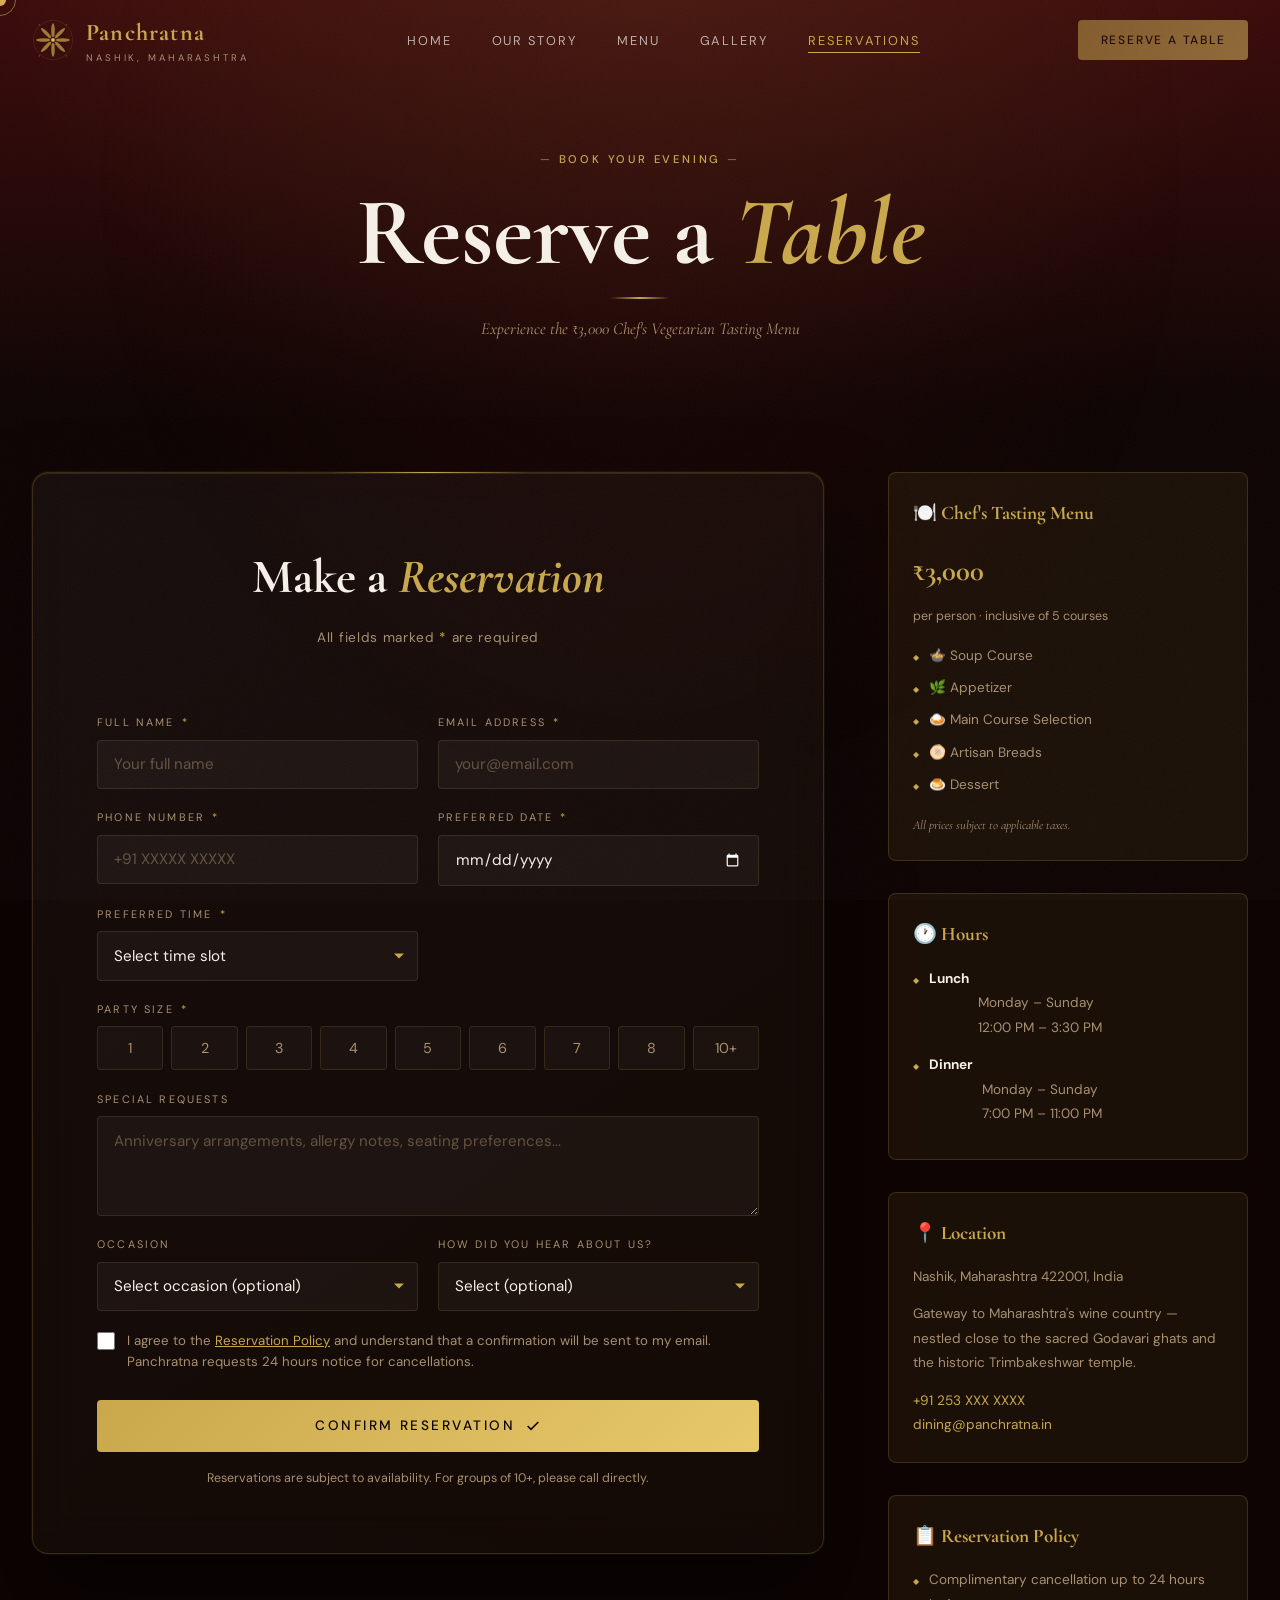
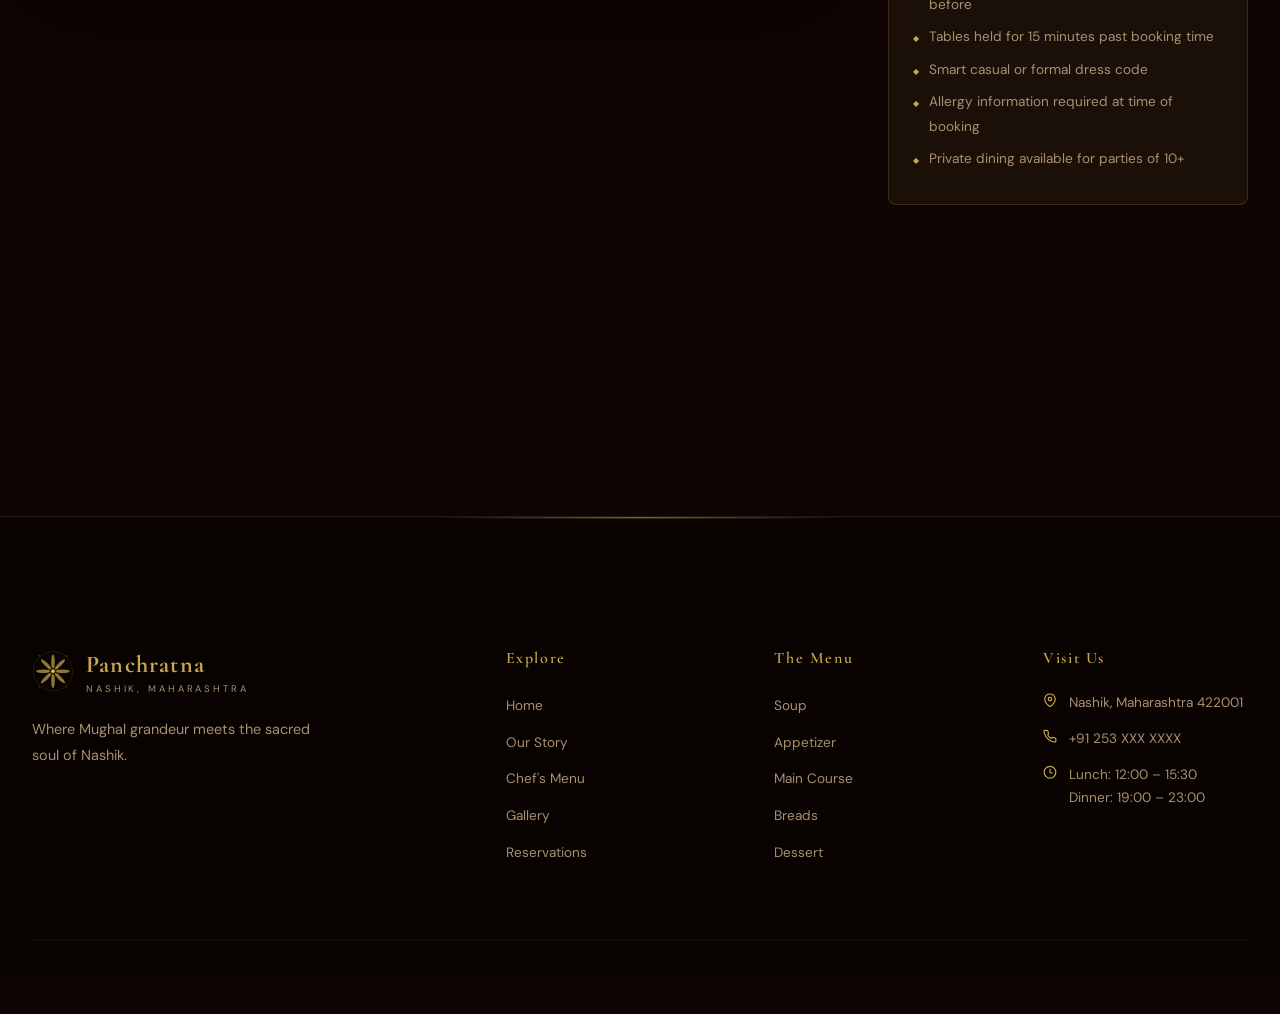
<file: panchratna-website/pages/reservations.html>
<!DOCTYPE html>
<html lang="en">
<head>
  <meta charset="UTF-8">
  <meta name="viewport" content="width=device-width, initial-scale=1.0">
  <title>Reservations — Panchratna Fine Dining, Nashik</title>
  <meta name="description" content="Reserve your table at Panchratna, Nashik. Experience the ₹3,000 Chef's Vegetarian Tasting Menu. Available for lunch and dinner. Book online.">
  <link rel="icon" href="../assets/icons/favicon.ico" type="image/x-icon">
  <link rel="stylesheet" href="../css/main.css">
  <link rel="stylesheet" href="../css/reservations.css">
  <link rel="stylesheet" href="../css/animations.css">
</head>
<body>

<div id="cursor-orb"></div>
<div id="cursor-ring"></div>

<!-- NAVBAR -->
<nav class="navbar scrolled" id="navbar" aria-label="Main navigation">
  <div class="nav-inner">
    <a href="../index.html" class="nav-logo">
      <img src="../assets/images/logo.svg" alt="Panchratna" class="nav-logo-emblem">
      <div><span class="nav-logo-text">Panchratna</span><span class="nav-logo-sub">Nashik, Maharashtra</span></div>
    </a>
    <ul class="nav-links">
      <li><a href="../index.html"     class="nav-link">Home</a></li>
      <li><a href="about.html"        class="nav-link">Our Story</a></li>
      <li><a href="menu.html"         class="nav-link">Menu</a></li>
      <li><a href="gallery.html"      class="nav-link">Gallery</a></li>
      <li><a href="reservations.html" class="nav-link active">Reservations</a></li>
    </ul>
    <a href="reservations.html" class="btn-reserve-nav" style="pointer-events:none;opacity:0.5;">Reserve a Table</a>
    <button class="nav-hamburger" id="hamburger" aria-label="Toggle menu"><span></span><span></span><span></span></button>
  </div>
</nav>
<div class="nav-mobile-menu" id="mobile-menu">
  <a href="../index.html"     class="nav-link">Home</a>
  <a href="about.html"        class="nav-link">Our Story</a>
  <a href="menu.html"         class="nav-link">Menu</a>
  <a href="gallery.html"      class="nav-link">Gallery</a>
  <a href="reservations.html" class="nav-link">Reservations</a>
</div>

<!-- PAGE HEADER -->
<header class="page-header" style="min-height:32vh;">
  <div class="page-header-content">
    <span class="section-label">Book Your Evening</span>
    <h1>Reserve a <em>Table</em></h1>
    <div class="gold-divider"></div>
    <p style="color:var(--color-muted);font-family:var(--font-display);font-style:italic;font-size:1.05rem;margin-top:0.5rem;">
      Experience the ₹3,000 Chef's Vegetarian Tasting Menu
    </p>
  </div>
</header>

<main class="reservations-page" id="main-content">
  <div class="reservations-layout" style="padding-top:var(--space-lg);padding-bottom:var(--space-xl);">

    <!-- Booking Form -->
    <section aria-labelledby="booking-heading">
      <div class="booking-card">
        <div class="booking-card-header">
          <h2 id="booking-heading">Make a <em>Reservation</em></h2>
          <p class="booking-card-subtitle">All fields marked <span style="color:var(--color-gold)">*</span> are required</p>
        </div>

        <form class="booking-form" id="reservation-form" novalidate aria-label="Table reservation form">

          <!-- Hidden party size value -->
          <input type="hidden" id="party-size-value" name="party_size">

          <!-- Name -->
          <div class="form-group">
            <label class="form-label" for="res-name">Full Name <span class="required">*</span></label>
            <input
              type="text"
              id="res-name"
              name="name"
              class="form-input"
              placeholder="Your full name"
              autocomplete="name"
              required
            >
            <span class="form-error-msg" role="alert">Please enter your full name.</span>
          </div>

          <!-- Email -->
          <div class="form-group">
            <label class="form-label" for="res-email">Email Address <span class="required">*</span></label>
            <input
              type="email"
              id="res-email"
              name="email"
              class="form-input"
              placeholder="your@email.com"
              autocomplete="email"
              required
            >
            <span class="form-error-msg" role="alert">Please enter a valid email.</span>
          </div>

          <!-- Phone -->
          <div class="form-group">
            <label class="form-label" for="res-phone">Phone Number <span class="required">*</span></label>
            <input
              type="tel"
              id="res-phone"
              name="phone"
              class="form-input"
              placeholder="+91 XXXXX XXXXX"
              autocomplete="tel"
              required
            >
            <span class="form-error-msg" role="alert">Please enter a valid phone number.</span>
          </div>

          <!-- Date -->
          <div class="form-group">
            <label class="form-label" for="res-date">Preferred Date <span class="required">*</span></label>
            <input
              type="date"
              id="res-date"
              name="date"
              class="form-input"
              required
            >
            <span class="form-error-msg" role="alert">Please select a future date.</span>
          </div>

          <!-- Time -->
          <div class="form-group">
            <label class="form-label" for="res-time">Preferred Time <span class="required">*</span></label>
            <div class="form-select-wrapper">
              <select id="res-time" name="time" class="form-select" required>
                <option value="">Select time slot</option>
                <optgroup label="🌞 Lunch">
                  <option value="12:00">12:00 PM</option>
                  <option value="12:30">12:30 PM</option>
                  <option value="13:00">1:00 PM</option>
                  <option value="13:30">1:30 PM</option>
                  <option value="14:00">2:00 PM</option>
                  <option value="14:30">2:30 PM</option>
                </optgroup>
                <optgroup label="🌙 Dinner">
                  <option value="19:00">7:00 PM</option>
                  <option value="19:30">7:30 PM</option>
                  <option value="20:00">8:00 PM</option>
                  <option value="20:30">8:30 PM</option>
                  <option value="21:00">9:00 PM</option>
                  <option value="21:30">9:30 PM</option>
                </optgroup>
              </select>
            </div>
            <span class="form-error-msg" role="alert">Please select a time slot.</span>
          </div>

          <!-- Party Size -->
          <div class="form-group full-width">
            <label class="form-label">Party Size <span class="required">*</span></label>
            <div class="party-size-selector" role="group" aria-label="Select number of guests">
              <button type="button" class="party-size-btn" data-size="1"  id="party-1"  aria-label="1 guest">1</button>
              <button type="button" class="party-size-btn" data-size="2"  id="party-2"  aria-label="2 guests">2</button>
              <button type="button" class="party-size-btn" data-size="3"  id="party-3"  aria-label="3 guests">3</button>
              <button type="button" class="party-size-btn" data-size="4"  id="party-4"  aria-label="4 guests">4</button>
              <button type="button" class="party-size-btn" data-size="5"  id="party-5"  aria-label="5 guests">5</button>
              <button type="button" class="party-size-btn" data-size="6"  id="party-6"  aria-label="6 guests">6</button>
              <button type="button" class="party-size-btn" data-size="7"  id="party-7"  aria-label="7 guests">7</button>
              <button type="button" class="party-size-btn" data-size="8"  id="party-8"  aria-label="8 guests">8</button>
              <button type="button" class="party-size-btn" data-size="10" id="party-10" aria-label="10 guests">10+</button>
            </div>
            <span class="form-error-msg" role="alert">Please select party size.</span>
          </div>

          <!-- Special Requests -->
          <div class="form-group full-width">
            <label class="form-label" for="res-requests">Special Requests</label>
            <textarea
              id="res-requests"
              name="requests"
              class="form-textarea"
              placeholder="Anniversary arrangements, allergy notes, seating preferences..."
            ></textarea>
          </div>

          <!-- Occasion -->
          <div class="form-group">
            <label class="form-label" for="res-occasion">Occasion</label>
            <div class="form-select-wrapper">
              <select id="res-occasion" name="occasion" class="form-select">
                <option value="">Select occasion (optional)</option>
                <option value="anniversary">Anniversary 💑</option>
                <option value="birthday">Birthday 🎂</option>
                <option value="proposal">Proposal 💍</option>
                <option value="business">Business Dinner 🤝</option>
                <option value="celebration">Celebration 🥂</option>
                <option value="other">Other</option>
              </select>
            </div>
          </div>

          <!-- How did you hear -->
          <div class="form-group">
            <label class="form-label" for="res-source">How did you hear about us?</label>
            <div class="form-select-wrapper">
              <select id="res-source" name="source" class="form-select">
                <option value="">Select (optional)</option>
                <option value="google">Google Search</option>
                <option value="instagram">Instagram</option>
                <option value="friend">Friend / Family</option>
                <option value="hotel">Hotel Concierge</option>
                <option value="magazine">Magazine / Blog</option>
              </select>
            </div>
          </div>

          <!-- Terms -->
          <div class="form-group full-width">
            <div class="form-checkbox-group">
              <input type="checkbox" id="res-terms" name="terms" class="form-checkbox" required>
              <label class="form-checkbox-label" for="res-terms">
                I agree to the <a href="#">Reservation Policy</a> and understand that a confirmation will be sent to my email. Panchratna requests 24 hours notice for cancellations.
              </label>
            </div>
          </div>

          <!-- Submit -->
          <div class="booking-submit-area">
            <button type="submit" class="btn-primary" id="submit-btn">
              Confirm Reservation
              <svg width="16" height="16" viewBox="0 0 24 24" fill="none" stroke="currentColor" stroke-width="2.5" aria-hidden="true"><polyline points="20 6 9 17 4 12"/></svg>
            </button>
            <p class="booking-submit-note">
              Reservations are subject to availability. For groups of 10+, please call directly.
            </p>
          </div>

        </form>
      </div>
    </section>

    <!-- Sidebar -->
    <aside class="reservations-sidebar" aria-label="Reservation information">

      <!-- Menu Info -->
      <div class="sidebar-card">
        <h3>🍽️ Chef's Tasting Menu</h3>
        <p style="font-family:var(--font-display);font-size:1.8rem;color:var(--color-gold);font-weight:700;margin-bottom:0.5rem;">₹3,000</p>
        <p style="font-size:0.78rem;color:var(--color-muted);margin-bottom:1rem;">per person · inclusive of 5 courses</p>
        <ul>
          <li>🍲 Soup Course</li>
          <li>🌿 Appetizer</li>
          <li>🍛 Main Course Selection</li>
          <li>🫓 Artisan Breads</li>
          <li>🍮 Dessert</li>
        </ul>
        <p style="margin-top:1rem;font-size:0.78rem;color:var(--color-muted);font-style:italic;font-family:var(--font-display);">
          All prices subject to applicable taxes.
        </p>
      </div>

      <!-- Hours -->
      <div class="sidebar-card">
        <h3>🕐 Hours</h3>
        <ul>
          <li>
            <strong style="color:var(--color-ivory);">Lunch</strong><br>
            Monday – Sunday<br>
            12:00 PM – 3:30 PM
          </li>
          <li style="margin-top:0.8rem;">
            <strong style="color:var(--color-ivory);">Dinner</strong><br>
            Monday – Sunday<br>
            7:00 PM – 11:00 PM
          </li>
        </ul>
      </div>

      <!-- Location -->
      <div class="sidebar-card">
        <h3>📍 Location</h3>
        <p style="margin-bottom:0.8rem;">Nashik, Maharashtra 422001, India</p>
        <p>Gateway to Maharashtra's wine country — nestled close to the sacred Godavari ghats and the historic Trimbakeshwar temple.</p>
        <p style="margin-top:0.8rem;">
          <a href="tel:+912530000000" style="color:var(--color-gold);">+91 253 XXX XXXX</a><br>
          <a href="mailto:dining@panchratna.in" style="color:var(--color-gold);">dining@panchratna.in</a>
        </p>
      </div>

      <!-- Policy -->
      <div class="sidebar-card">
        <h3>📋 Reservation Policy</h3>
        <ul>
          <li>Complimentary cancellation up to 24 hours before</li>
          <li>Tables held for 15 minutes past booking time</li>
          <li>Smart casual or formal dress code</li>
          <li>Allergy information required at time of booking</li>
          <li>Private dining available for parties of 10+</li>
        </ul>
      </div>

    </aside>

  </div>
</main>

<!-- Toast Notification -->
<div id="toast" class="toast" role="alert" aria-live="polite">
  <div class="toast-icon">
    <svg width="18" height="18" viewBox="0 0 24 24" fill="none" stroke="currentColor" stroke-width="2.5"><polyline points="20 6 9 17 4 12"/></svg>
  </div>
  <div class="toast-body">
    <div class="toast-title">Reservation Confirmed!</div>
    <div class="toast-message">Your table has been reserved. A confirmation has been sent to your email.</div>
  </div>
</div>

<!-- FOOTER -->
<footer class="footer" role="contentinfo">
  <div class="container">
    <div class="footer-grid">
      <div class="footer-brand">
        <a href="../index.html" class="nav-logo" style="margin-bottom:1.2rem;">
          <img src="../assets/images/logo.svg" alt="Panchratna" class="nav-logo-emblem">
          <div><span class="nav-logo-text">Panchratna</span><span class="nav-logo-sub">Nashik, Maharashtra</span></div>
        </a>
        <p>Where Mughal grandeur meets the sacred soul of Nashik.</p>
      </div>
      <nav class="footer-col" aria-label="Footer navigation">
        <h4>Explore</h4>
        <ul>
          <li><a href="../index.html">Home</a></li>
          <li><a href="about.html">Our Story</a></li>
          <li><a href="menu.html">Chef's Menu</a></li>
          <li><a href="gallery.html">Gallery</a></li>
          <li><a href="reservations.html">Reservations</a></li>
        </ul>
      </nav>
      <div class="footer-col">
        <h4>The Menu</h4>
        <ul>
          <li><a href="menu.html#course-soup">Soup</a></li>
          <li><a href="menu.html#course-appetizer">Appetizer</a></li>
          <li><a href="menu.html#course-main">Main Course</a></li>
          <li><a href="menu.html#course-breads">Breads</a></li>
          <li><a href="menu.html#course-dessert">Dessert</a></li>
        </ul>
      </div>
      <div class="footer-col">
        <h4>Visit Us</h4>
        <div class="footer-contact-item">
          <svg width="14" height="14" viewBox="0 0 24 24" fill="none" stroke="currentColor" stroke-width="2"><path d="M21 10c0 7-9 13-9 13s-9-6-9-13a9 9 0 0 1 18 0z"/><circle cx="12" cy="10" r="3"/></svg>
          <span>Nashik, Maharashtra 422001</span>
        </div>
        <div class="footer-contact-item">
          <svg width="14" height="14" viewBox="0 0 24 24" fill="none" stroke="currentColor" stroke-width="2"><path d="M22 16.92v3a2 2 0 0 1-2.18 2 19.79 19.79 0 0 1-8.63-3.07A19.5 19.5 0 0 1 4.69 12a19.79 19.79 0 0 1-3.07-8.67A2 2 0 0 1 3.6 2h3a2 2 0 0 1 2 1.72c.127.96.361 1.903.7 2.81a2 2 0 0 1-.45 2.11L8.09 9.91a16 16 0 0 0 6 6l1.27-1.27a2 2 0 0 1 2.11-.45c.907.339 1.85.573 2.81.7A2 2 0 0 1 22 16.92z"/></svg>
          <span>+91 253 XXX XXXX</span>
        </div>
        <div class="footer-contact-item">
          <svg width="14" height="14" viewBox="0 0 24 24" fill="none" stroke="currentColor" stroke-width="2"><circle cx="12" cy="12" r="10"/><polyline points="12 6 12 12 16 14"/></svg>
          <span>Lunch: 12:00 – 15:30<br>Dinner: 19:00 – 23:00</span>
        </div>
      </div>
    </div>
    <div class="footer-bottom">
      <p>&copy; 2025 Panchratna Fine Dining, Nashik. All rights reserved.</p>
      <span class="footer-tagline">Where Every Meal Tells a Story</span>
      <p>All prices subject to applicable government taxes.</p>
    </div>
  </div>
</footer>

<script src="../lib/gsap.min.js"></script>
<script src="../lib/ScrollTrigger.min.js"></script>
<script src="../js/main.js"></script>
<script src="../js/reservations.js"></script>
<script src="../js/animations.js"></script>

</body>
</html>
</file>
<file: panchratna-website/css/main.css>
/* ================================================
   PANCHRATNA — MAIN CSS
   Global Variables · Reset · Navbar · Footer · Cursor
   ================================================ */

@import url('https://fonts.googleapis.com/css2?family=Cormorant+Garamond:ital,wght@0,400;0,600;0,700;1,400;1,600&family=DM+Sans:wght@300;400;500&display=swap');

/* ——— CSS Variables ——— */
:root {
  --color-bg:         #0D0403;
  --color-primary:    #3B0A0A;
  --color-gold:       #C9A84C;
  --color-gold-light: #E8C96A;
  --color-ivory:      #F5F0E8;
  --color-muted:      #A89070;
  --color-glass:      rgba(201,168,76,0.08);
  --color-glass-border: rgba(201,168,76,0.2);

  --font-display:  'Cormorant Garamond', Georgia, serif;
  --font-body:     'DM Sans', sans-serif;

  --space-xs:   0.5rem;
  --space-sm:   1rem;
  --space-md:   2rem;
  --space-lg:   4rem;
  --space-xl:   8rem;

  --radius-sm:  4px;
  --radius-md:  8px;
  --radius-lg:  16px;

  --transition-fast:   0.2s ease;
  --transition-medium: 0.4s cubic-bezier(0.25, 0.46, 0.45, 0.94);
  --transition-slow:   0.8s cubic-bezier(0.25, 0.46, 0.45, 0.94);

  --navbar-height: 80px;
  --max-width: 1280px;
}

/* ——— Reset ——— */
*, *::before, *::after {
  box-sizing: border-box;
  margin: 0;
  padding: 0;
}

html {
  scroll-behavior: smooth;
  font-size: 16px;
  overflow-x: hidden;
}

body {
  background-color: var(--color-bg);
  color: var(--color-ivory);
  font-family: var(--font-body);
  font-weight: 400;
  line-height: 1.7;
  cursor: none;
  overflow-x: hidden;
}

img {
  max-width: 100%;
  height: auto;
  display: block;
}

a {
  color: inherit;
  text-decoration: none;
}

ul, ol { list-style: none; }
button { cursor: none; font-family: var(--font-body); }
input, select, textarea { font-family: var(--font-body); }

/* ——— Grain Overlay ——— */
body::before {
  content: '';
  position: fixed;
  inset: 0;
  width: 100%;
  height: 100%;
  background-image: url("data:image/svg+xml,%3Csvg xmlns='http://www.w3.org/2000/svg' width='300' height='300'%3E%3Cfilter id='noise'%3E%3CfeTurbulence type='fractalNoise' baseFrequency='0.85' numOctaves='4' stitchTiles='stitch'/%3E%3C/filter%3E%3Crect width='300' height='300' filter='url(%23noise)' opacity='1'/%3E%3C/svg%3E");
  opacity: 0.04;
  pointer-events: none;
  z-index: 9998;
}

/* ——— Custom Cursor ——— */
#cursor-orb {
  position: fixed;
  width: 12px;
  height: 12px;
  background: var(--color-gold);
  border-radius: 50%;
  pointer-events: none;
  z-index: 9999;
  transform: translate(-50%, -50%);
  transition: transform 0.1s ease, background 0.2s ease;
  mix-blend-mode: screen;
}

#cursor-ring {
  position: fixed;
  width: 32px;
  height: 32px;
  border: 1.5px solid var(--color-gold);
  border-radius: 50%;
  pointer-events: none;
  z-index: 9999;
  transform: translate(-50%, -50%);
  transition: transform 0.15s ease, width 0.3s ease, height 0.3s ease, opacity 0.3s ease;
  opacity: 0.6;
}

body:hover #cursor-ring { opacity: 1; }

a:hover ~ #cursor-ring,
button:hover ~ #cursor-ring {
  width: 48px;
  height: 48px;
}

/* ——— Scrollbar ——— */
::-webkit-scrollbar { width: 6px; }
::-webkit-scrollbar-track { background: var(--color-bg); }
::-webkit-scrollbar-thumb { background: var(--color-gold); border-radius: 3px; }

/* ——— Selection ——— */
::selection { background: var(--color-gold); color: var(--color-bg); }

/* ——— Container ——— */
.container {
  max-width: var(--max-width);
  margin: 0 auto;
  padding: 0 var(--space-md);
}

/* ——— Section Label ——— */
.section-label {
  display: inline-block;
  font-family: var(--font-body);
  font-size: 0.7rem;
  font-weight: 500;
  letter-spacing: 0.25em;
  text-transform: uppercase;
  color: var(--color-gold);
  margin-bottom: var(--space-sm);
}

.section-label::before,
.section-label::after {
  content: '—';
  margin: 0 0.5em;
  opacity: 0.6;
}

/* ——— Section Heading ——— */
.section-heading {
  font-family: var(--font-display);
  font-size: clamp(2.5rem, 5vw, 4rem);
  font-weight: 700;
  color: var(--color-ivory);
  line-height: 1.1;
  margin-bottom: var(--space-md);
}

.section-heading span,
.section-heading em {
  color: var(--color-gold);
  font-style: italic;
}

/* ——— Gold Divider ——— */
.gold-divider {
  width: 60px;
  height: 2px;
  background: linear-gradient(90deg, transparent, var(--color-gold), transparent);
  margin: var(--space-sm) auto;
}

.gold-divider.left { margin-left: 0; }

/* ——— Ornament ——— */
.ornament {
  display: block;
  text-align: center;
  font-size: 1.5rem;
  color: var(--color-gold);
  opacity: 0.5;
  letter-spacing: 0.5em;
  margin: var(--space-md) 0;
}

/* ═══════════════════════════════════
   NAVBAR
   ═══════════════════════════════════ */
.navbar {
  position: fixed;
  top: 0;
  left: 0;
  right: 0;
  z-index: 1000;
  height: var(--navbar-height);
  display: flex;
  align-items: center;
  padding: 0 var(--space-md);
  transition: background var(--transition-medium), backdrop-filter var(--transition-medium), box-shadow var(--transition-medium), height var(--transition-medium);
}

.navbar.scrolled {
  background: rgba(13, 4, 3, 0.92);
  backdrop-filter: blur(16px) saturate(180%);
  -webkit-backdrop-filter: blur(16px) saturate(180%);
  height: 64px;
  box-shadow: 0 1px 0 var(--color-glass-border), 0 4px 24px rgba(0,0,0,0.5);
}

.nav-inner {
  max-width: var(--max-width);
  width: 100%;
  margin: 0 auto;
  display: flex;
  align-items: center;
  justify-content: space-between;
}

/* Logo */
.nav-logo {
  display: flex;
  align-items: center;
  gap: 0.75rem;
  text-decoration: none;
}

.nav-logo-emblem {
  width: 42px;
  height: 42px;
  transition: transform var(--transition-medium);
}

.nav-logo:hover .nav-logo-emblem {
  transform: rotate(72deg);
}

.nav-logo-text {
  font-family: var(--font-display);
  font-size: 1.5rem;
  font-weight: 700;
  color: var(--color-gold);
  letter-spacing: 0.05em;
}

.nav-logo-sub {
  font-family: var(--font-body);
  font-size: 0.6rem;
  letter-spacing: 0.3em;
  text-transform: uppercase;
  color: var(--color-muted);
  display: block;
  margin-top: -4px;
}

/* Nav Links */
.nav-links {
  display: flex;
  align-items: center;
  gap: 2.5rem;
}

.nav-link {
  font-family: var(--font-body);
  font-size: 0.8rem;
  font-weight: 400;
  letter-spacing: 0.15em;
  text-transform: uppercase;
  color: var(--color-ivory);
  opacity: 0.7;
  transition: color var(--transition-fast), opacity var(--transition-fast);
  position: relative;
}

.nav-link::after {
  content: '';
  position: absolute;
  bottom: -4px;
  left: 0;
  right: 0;
  height: 1px;
  background: var(--color-gold);
  transform: scaleX(0);
  transform-origin: right;
  transition: transform var(--transition-medium);
}

.nav-link:hover,
.nav-link.active {
  color: var(--color-gold);
  opacity: 1;
}

.nav-link:hover::after,
.nav-link.active::after {
  transform: scaleX(1);
  transform-origin: left;
}

/* Reserve Button */
.btn-reserve-nav {
  font-family: var(--font-body);
  font-size: 0.75rem;
  font-weight: 500;
  letter-spacing: 0.15em;
  text-transform: uppercase;
  color: var(--color-bg);
  background: linear-gradient(135deg, var(--color-gold), var(--color-gold-light));
  border: none;
  padding: 0.6rem 1.4rem;
  border-radius: var(--radius-sm);
  transition: transform var(--transition-fast), box-shadow var(--transition-fast);
  text-decoration: none;
  display: inline-block;
}

.btn-reserve-nav:hover {
  transform: translateY(-2px);
  box-shadow: 0 8px 24px rgba(201, 168, 76, 0.4);
}

/* Hamburger */
.nav-hamburger {
  display: none;
  flex-direction: column;
  gap: 5px;
  background: none;
  border: none;
  padding: 4px;
  cursor: none;
}

.nav-hamburger span {
  display: block;
  width: 24px;
  height: 1.5px;
  background: var(--color-ivory);
  transition: transform var(--transition-fast), opacity var(--transition-fast);
}

.nav-hamburger.open span:nth-child(1) { transform: translateY(6.5px) rotate(45deg); }
.nav-hamburger.open span:nth-child(2) { opacity: 0; }
.nav-hamburger.open span:nth-child(3) { transform: translateY(-6.5px) rotate(-45deg); }

/* Mobile Menu */
.nav-mobile-menu {
  display: none;
  position: fixed;
  inset: 0;
  background: rgba(13,4,3,0.97);
  backdrop-filter: blur(20px);
  z-index: 999;
  flex-direction: column;
  align-items: center;
  justify-content: center;
  gap: 2.5rem;
  opacity: 0;
  pointer-events: none;
  transition: opacity var(--transition-medium);
}

.nav-mobile-menu.active {
  display: flex;
  opacity: 1;
  pointer-events: all;
}

.nav-mobile-menu .nav-link {
  font-size: 1.8rem;
  font-family: var(--font-display);
  letter-spacing: 0.1em;
  opacity: 1;
}

/* ═══════════════════════════════════
   FOOTER
   ═══════════════════════════════════ */
.footer {
  background: #080201;
  border-top: 1px solid var(--color-glass-border);
  padding: var(--space-xl) 0 var(--space-md);
  position: relative;
  overflow: hidden;
}

.footer::before {
  content: '';
  position: absolute;
  top: 0; left: 50%;
  transform: translateX(-50%);
  width: 400px;
  height: 1px;
  background: linear-gradient(90deg, transparent, var(--color-gold), transparent);
}

.footer-grid {
  display: grid;
  grid-template-columns: 2fr 1fr 1fr 1fr;
  gap: var(--space-lg);
  margin-bottom: var(--space-lg);
}

.footer-brand .nav-logo {
  margin-bottom: var(--space-sm);
}

.footer-brand p {
  color: var(--color-muted);
  font-size: 0.9rem;
  max-width: 280px;
  line-height: 1.8;
}

.footer-col h4 {
  font-family: var(--font-display);
  font-size: 1rem;
  font-weight: 600;
  color: var(--color-gold);
  letter-spacing: 0.1em;
  margin-bottom: 1.2rem;
}

.footer-col ul li {
  margin-bottom: 0.6rem;
}

.footer-col ul li a {
  color: var(--color-muted);
  font-size: 0.85rem;
  transition: color var(--transition-fast);
}

.footer-col ul li a:hover { color: var(--color-ivory); }

.footer-contact-item {
  display: flex;
  align-items: flex-start;
  gap: 0.75rem;
  margin-bottom: 0.8rem;
  color: var(--color-muted);
  font-size: 0.85rem;
}

.footer-contact-item svg {
  flex-shrink: 0;
  margin-top: 2px;
  color: var(--color-gold);
}

.footer-bottom {
  border-top: 1px solid rgba(201,168,76,0.1);
  padding-top: var(--space-md);
  display: flex;
  justify-content: space-between;
  align-items: center;
  flex-wrap: wrap;
  gap: 1rem;
}

.footer-bottom p {
  color: var(--color-muted);
  font-size: 0.8rem;
}

.footer-tagline {
  font-family: var(--font-display);
  font-style: italic;
  font-size: 1rem;
  color: var(--color-gold);
  opacity: 0.7;
}

/* ——— Buttons ——— */
.btn-primary {
  display: inline-flex;
  align-items: center;
  gap: 0.6rem;
  font-family: var(--font-body);
  font-size: 0.8rem;
  font-weight: 500;
  letter-spacing: 0.18em;
  text-transform: uppercase;
  color: var(--color-bg);
  background: linear-gradient(135deg, var(--color-gold) 0%, var(--color-gold-light) 100%);
  border: none;
  padding: 1rem 2.4rem;
  border-radius: var(--radius-sm);
  transition: transform var(--transition-fast), box-shadow var(--transition-fast);
  cursor: none;
  position: relative;
  overflow: hidden;
}

.btn-primary::before {
  content: '';
  position: absolute;
  inset: 0;
  background: linear-gradient(135deg, var(--color-gold-light) 0%, var(--color-gold) 100%);
  opacity: 0;
  transition: opacity var(--transition-fast);
}

.btn-primary:hover::before { opacity: 1; }

.btn-primary:hover {
  transform: translateY(-3px);
  box-shadow: 0 12px 40px rgba(201,168,76,0.45);
}

.btn-secondary {
  display: inline-flex;
  align-items: center;
  gap: 0.6rem;
  font-family: var(--font-body);
  font-size: 0.8rem;
  font-weight: 500;
  letter-spacing: 0.18em;
  text-transform: uppercase;
  color: var(--color-gold);
  background: transparent;
  border: 1px solid var(--color-glass-border);
  padding: 1rem 2.4rem;
  border-radius: var(--radius-sm);
  transition: all var(--transition-fast);
  cursor: none;
}

.btn-secondary:hover {
  background: var(--color-glass);
  border-color: var(--color-gold);
  transform: translateY(-3px);
  box-shadow: 0 8px 30px rgba(201,168,76,0.2);
}

/* ——— Page Header (inner pages) ——— */
.page-header {
  min-height: 40vh;
  display: flex;
  flex-direction: column;
  align-items: center;
  justify-content: center;
  text-align: center;
  padding: calc(var(--navbar-height) + var(--space-lg)) var(--space-md) var(--space-lg);
  background: linear-gradient(180deg, var(--color-primary) 0%, var(--color-bg) 100%);
  position: relative;
  overflow: hidden;
}

.page-header::after {
  content: '';
  position: absolute;
  inset: 0;
  background: radial-gradient(ellipse at center top, rgba(201,168,76,0.12) 0%, transparent 70%);
}

.page-header-content { position: relative; z-index: 1; }

.page-header h1 {
  font-family: var(--font-display);
  font-size: clamp(3rem, 8vw, 6rem);
  font-weight: 700;
  color: var(--color-ivory);
  line-height: 1;
}

.page-header h1 em {
  color: var(--color-gold);
  font-style: italic;
}

/* ——— Reveal Utility ——— */
.reveal { opacity: 0; transform: translateY(40px); }
.reveal.revealed { opacity: 1; transform: translateY(0); transition: opacity 0.8s ease, transform 0.8s cubic-bezier(0.25,0.46,0.45,0.94); }

/* ——— Responsive ——— */
@media (max-width: 1024px) {
  .footer-grid { grid-template-columns: 1fr 1fr; gap: var(--space-md); }
}

@media (max-width: 768px) {
  :root { --navbar-height: 68px; }

  .nav-links { display: none; }
  .nav-hamburger { display: flex; }

  .footer-grid { grid-template-columns: 1fr; }

  .footer-bottom { flex-direction: column; text-align: center; }
}
</file>
<file: panchratna-website/css/hero.css>
/* ================================================
   PANCHRATNA — HERO CSS
   Full-screen hero, Three.js canvas, headline animation, CTA
   ================================================ */

/* ——— Hero Section ——— */
.hero {
  position: relative;
  width: 100%;
  min-height: 100vh;
  display: flex;
  align-items: center;
  justify-content: center;
  overflow: hidden;
}

/* Background image */
.hero-bg {
  position: absolute;
  inset: 0;
  background-image: url('../assets/images/hero-bg.jpg');
  background-size: cover;
  background-position: center;
  background-repeat: no-repeat;
  transform: scale(1.05);
  transition: transform 20s ease;
  filter: brightness(0.35) saturate(0.8);
}

.hero:hover .hero-bg {
  transform: scale(1.0);
}

/* Gradient overlays */
.hero-overlay {
  position: absolute;
  inset: 0;
  background:
    linear-gradient(180deg, rgba(13,4,3,0.3) 0%, rgba(13,4,3,0.1) 40%, rgba(13,4,3,0.7) 75%, var(--color-bg) 100%),
    radial-gradient(ellipse at 50% 30%, rgba(59,10,10,0.4) 0%, transparent 70%);
  z-index: 1;
}

/* Three.js Canvas */
#hero-canvas {
  position: absolute;
  inset: 0;
  width: 100%;
  height: 100%;
  z-index: 2;
  pointer-events: none;
}

/* Mobile static fallback — shows instead of canvas on small screens */
.hero-canvas-fallback {
  display: none;
  position: absolute;
  inset: 0;
  background: radial-gradient(ellipse at center, rgba(201,168,76,0.15) 0%, transparent 70%);
  z-index: 2;
  pointer-events: none;
}

.hero-canvas-fallback::before {
  content: '';
  position: absolute;
  inset: 0;
  background:
    radial-gradient(circle 200px at 50% 40%, rgba(201,168,76,0.18) 0%, transparent 70%);
  animation: mobile-glow 4s ease-in-out infinite alternate;
}

@keyframes mobile-glow {
  from { opacity: 0.5; transform: scale(0.95); }
  to   { opacity: 1;   transform: scale(1.05); }
}

/* Hero Content */
.hero-content {
  position: relative;
  z-index: 10;
  text-align: center;
  max-width: 900px;
  padding: 0 var(--space-md);
  padding-top: var(--navbar-height);
}

/* Pre-title ornament */
.hero-pretitle {
  display: flex;
  align-items: center;
  justify-content: center;
  gap: 1rem;
  margin-bottom: 1.5rem;
  opacity: 0;
  animation: fadeInDown 1s ease 0.5s forwards;
}

.hero-pretitle-line {
  flex: 1;
  max-width: 80px;
  height: 1px;
  background: linear-gradient(90deg, transparent, var(--color-gold));
}

.hero-pretitle-line:last-child {
  background: linear-gradient(90deg, var(--color-gold), transparent);
}

.hero-pretitle span {
  font-family: var(--font-body);
  font-size: 0.65rem;
  letter-spacing: 0.35em;
  text-transform: uppercase;
  color: var(--color-gold);
}

/* Main Title */
.hero-title {
  font-family: var(--font-display);
  font-weight: 700;
  font-size: clamp(4rem, 12vw, 9rem);
  line-height: 0.9;
  color: var(--color-ivory);
  letter-spacing: -0.02em;
  margin-bottom: 0.5rem;
  opacity: 0;
  animation: fadeInUp 1.2s cubic-bezier(0.25,0.46,0.45,0.94) 0.8s forwards;
}

.hero-title-em {
  display: block;
  color: var(--color-gold);
  font-style: italic;
}

/* Subtitle */
.hero-subtitle {
  font-family: var(--font-display);
  font-size: clamp(1.1rem, 2.5vw, 1.6rem);
  font-style: italic;
  color: var(--color-muted);
  margin-bottom: var(--space-md);
  opacity: 0;
  animation: fadeInUp 1.2s cubic-bezier(0.25,0.46,0.45,0.94) 1.2s forwards;
}

/* Location tag */
.hero-location {
  display: inline-flex;
  align-items: center;
  gap: 0.5rem;
  font-family: var(--font-body);
  font-size: 0.75rem;
  letter-spacing: 0.2em;
  text-transform: uppercase;
  color: var(--color-muted);
  margin-bottom: var(--space-md);
  opacity: 0;
  animation: fadeInUp 1.2s ease 1.5s forwards;
}

.hero-location svg {
  color: var(--color-gold);
  width: 14px;
  height: 14px;
}

/* CTA group */
.hero-cta {
  display: flex;
  gap: 1.2rem;
  justify-content: center;
  flex-wrap: wrap;
  opacity: 0;
  animation: fadeInUp 1.2s ease 1.8s forwards;
}

/* Scroll Indicator */
.hero-scroll {
  position: absolute;
  bottom: var(--space-md);
  left: 50%;
  transform: translateX(-50%);
  z-index: 10;
  display: flex;
  flex-direction: column;
  align-items: center;
  gap: 0.5rem;
  opacity: 0;
  animation: fadeIn 1s ease 2.5s forwards;
}

.hero-scroll span {
  font-size: 0.6rem;
  letter-spacing: 0.3em;
  text-transform: uppercase;
  color: var(--color-muted);
}

.scroll-mouse {
  width: 22px;
  height: 34px;
  border: 1.5px solid var(--color-gold);
  border-radius: 11px;
  display: flex;
  justify-content: center;
  padding-top: 5px;
}

.scroll-mouse::before {
  content: '';
  width: 3px;
  height: 7px;
  background: var(--color-gold);
  border-radius: 2px;
  animation: scroll-wheel 2s ease infinite;
}

@keyframes scroll-wheel {
  0%   { opacity: 1; transform: translateY(0); }
  100% { opacity: 0; transform: translateY(8px); }
}

/* ——— Keyframes ——— */
@keyframes fadeInUp {
  from { opacity: 0; transform: translateY(40px); }
  to   { opacity: 1; transform: translateY(0); }
}

@keyframes fadeInDown {
  from { opacity: 0; transform: translateY(-20px); }
  to   { opacity: 1; transform: translateY(0); }
}

@keyframes fadeIn {
  from { opacity: 0; }
  to   { opacity: 1; }
}

/* ——— Hero Stats Strip ——— */
.hero-stats {
  position: relative;
  z-index: 5;
  background: rgba(255,255,255,0.02);
  border-top: 1px solid var(--color-glass-border);
  border-bottom: 1px solid var(--color-glass-border);
  backdrop-filter: blur(10px);
}

.hero-stats-inner {
  max-width: var(--max-width);
  margin: 0 auto;
  padding: var(--space-md);
  display: flex;
  justify-content: center;
  gap: var(--space-lg);
  flex-wrap: wrap;
}

.hero-stat {
  text-align: center;
}

.hero-stat-number {
  font-family: var(--font-display);
  font-size: 2.2rem;
  font-weight: 700;
  color: var(--color-gold);
  line-height: 1;
  margin-bottom: 0.3rem;
}

.hero-stat-label {
  font-size: 0.7rem;
  letter-spacing: 0.2em;
  text-transform: uppercase;
  color: var(--color-muted);
}

/* ——— Section: About Preview (Homepage teaser) ——— */
.section-about-preview {
  padding: var(--space-xl) 0;
  position: relative;
}

.about-preview-grid {
  display: grid;
  grid-template-columns: 1fr 1fr;
  gap: var(--space-lg);
  align-items: center;
}

.about-preview-image {
  position: relative;
  height: 600px;
  border-radius: var(--radius-md);
  overflow: hidden;
}

.about-preview-image img {
  width: 100%;
  height: 100%;
  object-fit: cover;
  transition: transform 0.8s ease;
}

.about-preview-image:hover img {
  transform: scale(1.05);
}

.about-preview-image::after {
  content: '';
  position: absolute;
  inset: 0;
  border: 1px solid var(--color-glass-border);
  border-radius: var(--radius-md);
  pointer-events: none;
}

/* Gold frame corners */
.about-preview-image::before {
  content: '';
  position: absolute;
  inset: -1px;
  background: linear-gradient(135deg, var(--color-gold), transparent 40%, transparent 60%, var(--color-gold));
  border-radius: var(--radius-md);
  z-index: -1;
  opacity: 0.3;
}

.about-preview-text { padding: 0 var(--space-sm); }

.about-preview-text .section-label { display: block; }

.about-preview-text p {
  color: var(--color-muted);
  font-size: 1.05rem;
  line-height: 1.9;
  margin-bottom: var(--space-sm);
}

.about-preview-quote {
  font-family: var(--font-display);
  font-style: italic;
  font-size: 1.3rem;
  color: var(--color-ivory);
  border-left: 2px solid var(--color-gold);
  padding-left: var(--space-sm);
  margin: var(--space-md) 0;
  line-height: 1.6;
}

/* ——— Section: Menu Teaser ——— */
.section-menu-teaser {
  padding: var(--space-xl) 0;
  background: linear-gradient(180deg, var(--color-bg) 0%, rgba(59,10,10,0.3) 50%, var(--color-bg) 100%);
  position: relative;
  text-align: center;
}

.menu-teaser-badge {
  display: inline-block;
  border: 1px solid var(--color-glass-border);
  background: var(--color-glass);
  backdrop-filter: blur(8px);
  color: var(--color-gold);
  font-family: var(--font-display);
  font-size: 1.1rem;
  font-style: italic;
  padding: 0.75rem 2rem;
  border-radius: 40px;
  margin-bottom: var(--space-md);
}

.menu-teaser-courses {
  display: flex;
  justify-content: center;
  gap: 1rem;
  flex-wrap: wrap;
  margin-bottom: var(--space-lg);
}

.menu-course-pill {
  font-family: var(--font-body);
  font-size: 0.72rem;
  letter-spacing: 0.2em;
  text-transform: uppercase;
  color: var(--color-muted);
  border: 1px solid rgba(201,168,76,0.15);
  padding: 0.5rem 1.2rem;
  border-radius: 20px;
  transition: all var(--transition-fast);
}

.menu-course-pill:hover {
  background: var(--color-glass);
  border-color: var(--color-gold);
  color: var(--color-gold);
}

/* ——— Section: Gallery Strip ——— */
.section-gallery-strip {
  padding: var(--space-xl) 0;
  overflow: hidden;
}

.gallery-strip-heading {
  text-align: center;
  margin-bottom: var(--space-lg);
}

.gallery-strip-grid {
  display: grid;
  grid-template-columns: 2fr 1fr 1fr;
  grid-template-rows: 280px 280px;
  gap: 6px;
}

.gallery-strip-item {
  overflow: hidden;
  position: relative;
}

.gallery-strip-item:first-child {
  grid-row: span 2;
}

.gallery-strip-item img {
  width: 100%;
  height: 100%;
  object-fit: cover;
  transition: transform 0.6s ease;
}

.gallery-strip-item::after {
  content: '';
  position: absolute;
  inset: 0;
  background: rgba(13,4,3,0.4);
  transition: opacity var(--transition-medium);
}

.gallery-strip-item:hover::after { opacity: 0.1; }
.gallery-strip-item:hover img { transform: scale(1.08); }

.gallery-strip-cta {
  text-align: center;
  margin-top: var(--space-md);
}

/* ——— Section: Reservation CTA ——— */
.section-reservation-cta {
  padding: var(--space-xl) 0;
  text-align: center;
  position: relative;
  overflow: hidden;
}

.section-reservation-cta::before {
  content: '';
  position: absolute;
  inset: 0;
  background: radial-gradient(ellipse at center, rgba(59,10,10,0.5) 0%, transparent 70%);
}

.reservation-cta-card {
  position: relative;
  z-index: 1;
  max-width: 700px;
  margin: 0 auto;
  border: 1px solid var(--color-glass-border);
  background: var(--color-glass);
  backdrop-filter: blur(16px);
  padding: var(--space-lg);
  border-radius: var(--radius-lg);
  box-shadow: 0 0 60px rgba(201,168,76,0.1), inset 0 1px 0 rgba(201,168,76,0.15);
}

.reservation-cta-price {
  font-family: var(--font-display);
  font-size: clamp(1rem, 3vw, 1.3rem);
  color: var(--color-muted);
  margin-bottom: var(--space-sm);
}

.reservation-cta-price span {
  color: var(--color-gold);
  font-size: 1.1em;
}

/* ——— Responsive ——— */
@media (max-width: 768px) {
  #hero-canvas { display: none; }
  .hero-canvas-fallback { display: block; }

  .about-preview-grid { grid-template-columns: 1fr; }
  .about-preview-image { height: 350px; }

  .gallery-strip-grid { grid-template-columns: 1fr 1fr; grid-template-rows: auto; }
  .gallery-strip-item:first-child { grid-row: span 1; }
}

@media (max-width: 480px) {
  .gallery-strip-grid { grid-template-columns: 1fr; }
  .hero-cta { flex-direction: column; align-items: center; }
}
</file>
<file: panchratna-website/css/animations.css>
/* ================================================
   PANCHRATNA — ANIMATIONS CSS
   @keyframes, GSAP helper classes, scroll-triggered reveals
   ================================================ */

/* ——— Base Keyframes ——— */

@keyframes fadeUp {
  from { opacity: 0; transform: translateY(50px); }
  to   { opacity: 1; transform: translateY(0); }
}

@keyframes fadeDown {
  from { opacity: 0; transform: translateY(-30px); }
  to   { opacity: 1; transform: translateY(0); }
}

@keyframes fadeLeft {
  from { opacity: 0; transform: translateX(60px); }
  to   { opacity: 1; transform: translateX(0); }
}

@keyframes fadeRight {
  from { opacity: 0; transform: translateX(-60px); }
  to   { opacity: 1; transform: translateX(0); }
}

@keyframes scaleIn {
  from { opacity: 0; transform: scale(0.85); }
  to   { opacity: 1; transform: scale(1); }
}

@keyframes glowPulse {
  0%, 100% { box-shadow: 0 0 20px rgba(201,168,76,0.2), 0 0 40px rgba(201,168,76,0.1); }
  50%       { box-shadow: 0 0 40px rgba(201,168,76,0.4), 0 0 80px rgba(201,168,76,0.2); }
}

@keyframes shimmer {
  0%   { background-position: -200% center; }
  100% { background-position: 200% center; }
}

@keyframes rotateY {
  from { transform: rotateY(0deg); }
  to   { transform: rotateY(360deg); }
}

@keyframes float {
  0%, 100% { transform: translateY(0px); }
  50%       { transform: translateY(-12px); }
}

@keyframes ripple {
  from { transform: scale(0); opacity: 1; }
  to   { transform: scale(4); opacity: 0; }
}

@keyframes borderFlow {
  0%   { background-position: 0% 50%; }
  50%  { background-position: 100% 50%; }
  100% { background-position: 0% 50%; }
}

@keyframes goldShimmer {
  0%   { opacity: 0.3; }
  50%  { opacity: 0.7; }
  100% { opacity: 0.3; }
}

@keyframes scanLine {
  from { transform: translateY(-100%); }
  to   { transform: translateY(100vh); }
}

/* ——— GSAP / ScrollTrigger Helper Classes ——— */

/* Initial hidden states for scroll reveals */
.gsap-hidden {
  opacity: 0;
  transform: translateY(40px);
}

.gsap-hidden-left {
  opacity: 0;
  transform: translateX(-60px);
}

.gsap-hidden-right {
  opacity: 0;
  transform: translateX(60px);
}

.gsap-hidden-scale {
  opacity: 0;
  transform: scale(0.9);
}

/* Stagger utility — apply to parent, GSAP targets children */
.stagger-children > * { opacity: 0; transform: translateY(30px); }

/* ——— Shimmer text effect ——— */
.text-shimmer {
  background: linear-gradient(
    90deg,
    var(--color-gold) 0%,
    var(--color-gold-light) 40%,
    var(--color-gold) 60%,
    var(--color-ivory) 100%
  );
  background-size: 200% auto;
  -webkit-background-clip: text;
  -webkit-text-fill-color: transparent;
  background-clip: text;
  animation: shimmer 3s linear infinite;
}

/* ——— Gold Glow element ——— */
.glow-element {
  animation: glowPulse 3s ease-in-out infinite;
}

/* ——— Float animation ——— */
.float-element {
  animation: float 6s ease-in-out infinite;
}

/* ——— Scroll-triggered reveal classes (used by animations.js) ——— */
.reveal-up {
  opacity: 0;
  transform: translateY(60px);
  transition: opacity 0.9s ease, transform 0.9s cubic-bezier(0.25,0.46,0.45,0.94);
}

.reveal-up.in-view {
  opacity: 1;
  transform: translateY(0);
}

.reveal-left {
  opacity: 0;
  transform: translateX(-60px);
  transition: opacity 0.9s ease, transform 0.9s cubic-bezier(0.25,0.46,0.45,0.94);
}

.reveal-left.in-view {
  opacity: 1;
  transform: translateX(0);
}

.reveal-right {
  opacity: 0;
  transform: translateX(60px);
  transition: opacity 0.9s ease, transform 0.9s cubic-bezier(0.25,0.46,0.45,0.94);
}

.reveal-right.in-view {
  opacity: 1;
  transform: translateX(0);
}

/* Stagger delay utilities */
.delay-100 { transition-delay: 0.1s !important; }
.delay-200 { transition-delay: 0.2s !important; }
.delay-300 { transition-delay: 0.3s !important; }
.delay-400 { transition-delay: 0.4s !important; }
.delay-500 { transition-delay: 0.5s !important; }
.delay-600 { transition-delay: 0.6s !important; }

/* ——— Page transition ——— */
.page-transition {
  position: fixed;
  inset: 0;
  background: var(--color-bg);
  z-index: 9000;
  transform: scaleX(0);
  transform-origin: left;
}

/* ——— Gold line draw animation ——— */
.line-draw {
  stroke-dasharray: 1000;
  stroke-dashoffset: 1000;
  animation: drawLine 2s ease forwards;
}

@keyframes drawLine {
  to { stroke-dashoffset: 0; }
}

/* ——— Ripple on click ——— */
.ripple-container {
  position: relative;
  overflow: hidden;
}

.ripple-wave {
  position: absolute;
  border-radius: 50%;
  background: rgba(201,168,76,0.3);
  animation: ripple 0.6s ease-out forwards;
  pointer-events: none;
  transform-origin: center;
}

/* ——— Hover underline animate ——— */
.hover-underline {
  position: relative;
  display: inline-block;
}

.hover-underline::after {
  content: '';
  position: absolute;
  bottom: -2px;
  left: 0;
  width: 0;
  height: 1px;
  background: var(--color-gold);
  transition: width var(--transition-medium);
}

.hover-underline:hover::after { width: 100%; }

/* ——— Number counter animation ——— */
.counter { display: inline-block; }

/* ——— Navbar shrink ——— */
.navbar-shrunk {
  height: 60px !important;
}

/* ——— Section entrance delay grid ——— */
.card-stagger .dish-card:nth-child(1) { animation-delay: 0s; }
.card-stagger .dish-card:nth-child(2) { animation-delay: 0.15s; }
.card-stagger .dish-card:nth-child(3) { animation-delay: 0.3s; }
.card-stagger .dish-card:nth-child(4) { animation-delay: 0.45s; }
.card-stagger .dish-card:nth-child(5) { animation-delay: 0.6s; }
.card-stagger .dish-card:nth-child(6) { animation-delay: 0.75s; }

/* ——— Parallax base ——— */
.parallax-slow   { will-change: transform; }
.parallax-medium { will-change: transform; }

/* ——— Loading spinner ——— */
.spinner {
  width: 20px;
  height: 20px;
  border: 2px solid rgba(201,168,76,0.2);
  border-top-color: var(--color-gold);
  border-radius: 50%;
  animation: spin 0.8s linear infinite;
  display: inline-block;
}

@keyframes spin {
  to { transform: rotate(360deg); }
}

/* ——— Marquee / Ticker ——— */
.marquee-track {
  display: flex;
  gap: var(--space-lg);
  animation: marquee 30s linear infinite;
  width: max-content;
}

@keyframes marquee {
  from { transform: translateX(0); }
  to   { transform: translateX(-50%); }
}

/* ——— Section separator ornament animated ——— */
.ornament-separator {
  display: flex;
  align-items: center;
  justify-content: center;
  gap: 1rem;
  padding: var(--space-md) 0;
}

.ornament-separator::before,
.ornament-separator::after {
  content: '';
  flex: 1;
  max-width: 200px;
  height: 1px;
  background: linear-gradient(90deg, transparent, rgba(201,168,76,0.3));
}

.ornament-separator::after {
  background: linear-gradient(90deg, rgba(201,168,76,0.3), transparent);
}

.ornament-separator-gem {
  color: var(--color-gold);
  font-size: 0.8rem;
  animation: goldShimmer 3s ease-in-out infinite;
}
</file>
<file: panchratna-website/css/reservations.css>
/* ================================================
   PANCHRATNA — RESERVATIONS CSS
   Glassmorphism booking card, form styles, validation
   ================================================ */

/* ——— Reservations Page ——— */
.reservations-page {
  min-height: 100vh;
  padding-bottom: var(--space-xl);
  position: relative;
}

.reservations-page::before {
  content: '';
  position: fixed;
  inset: 0;
  background: radial-gradient(ellipse at 50% 20%, rgba(59,10,10,0.3) 0%, transparent 60%);
  pointer-events: none;
}

/* ——— Booking Card ——— */
.booking-card {
  max-width: 820px;
  margin: 0 auto;
  background: linear-gradient(145deg,
    rgba(255,255,255,0.04) 0%,
    rgba(201,168,76,0.04) 100%
  );
  border: 1px solid var(--color-glass-border);
  border-radius: var(--radius-lg);
  padding: var(--space-lg);
  backdrop-filter: blur(24px);
  -webkit-backdrop-filter: blur(24px);
  box-shadow:
    0 0 0 1px rgba(201,168,76,0.06),
    0 40px 80px rgba(0,0,0,0.5),
    inset 0 1px 0 rgba(201,168,76,0.15),
    inset 0 -1px 0 rgba(0,0,0,0.2);
  position: relative;
}

.booking-card::before {
  content: '';
  position: absolute;
  top: -1px; left: 50%;
  transform: translateX(-50%);
  width: 200px;
  height: 1px;
  background: linear-gradient(90deg, transparent, var(--color-gold), transparent);
}

.booking-card-header {
  text-align: center;
  margin-bottom: var(--space-lg);
}

.booking-card-header h2 {
  font-family: var(--font-display);
  font-size: clamp(2rem, 4vw, 3rem);
  font-weight: 700;
  color: var(--color-ivory);
  margin-bottom: 0.5rem;
}

.booking-card-header h2 em { color: var(--color-gold); font-style: italic; }

.booking-card-subtitle {
  font-size: 0.85rem;
  color: var(--color-muted);
  letter-spacing: 0.05em;
}

/* ——— Form ——— */
.booking-form {
  display: grid;
  grid-template-columns: 1fr 1fr;
  gap: 1.2rem;
}

.form-group {
  display: flex;
  flex-direction: column;
  gap: 0.5rem;
}

.form-group.full-width { grid-column: 1 / -1; }

.form-label {
  font-family: var(--font-body);
  font-size: 0.68rem;
  letter-spacing: 0.2em;
  text-transform: uppercase;
  color: var(--color-muted);
}

.form-label span.required { color: var(--color-gold); margin-left: 2px; }

/* Inputs */
.form-input,
.form-select,
.form-textarea {
  background: rgba(255,255,255,0.04);
  border: 1px solid rgba(201,168,76,0.15);
  border-radius: var(--radius-sm);
  color: var(--color-ivory);
  font-family: var(--font-body);
  font-size: 0.95rem;
  padding: 0.85rem 1rem;
  transition: border-color var(--transition-fast), background var(--transition-fast), box-shadow var(--transition-fast);
  width: 100%;
  outline: none;
  -webkit-appearance: none;
  appearance: none;
}

.form-input:focus,
.form-select:focus,
.form-textarea:focus {
  border-color: var(--color-gold);
  background: rgba(201,168,76,0.06);
  box-shadow: 0 0 0 3px rgba(201,168,76,0.1), 0 4px 20px rgba(201,168,76,0.1);
}

.form-input::placeholder,
.form-textarea::placeholder {
  color: rgba(168,144,112,0.5);
}

/* Date input color fix */
.form-input[type="date"],
.form-input[type="time"] {
  color-scheme: dark;
}

/* Select arrow */
.form-select-wrapper {
  position: relative;
}

.form-select-wrapper::after {
  content: '';
  position: absolute;
  right: 14px;
  top: 50%;
  transform: translateY(-50%);
  width: 0;
  height: 0;
  border-left: 5px solid transparent;
  border-right: 5px solid transparent;
  border-top: 5px solid var(--color-gold);
  pointer-events: none;
}

.form-select { cursor: none; }
.form-select option { background: #1a0a00; color: var(--color-ivory); }

.form-textarea { resize: vertical; min-height: 100px; }

/* Party size selector */
.party-size-selector {
  display: flex;
  gap: 0.5rem;
  flex-wrap: wrap;
}

.party-size-btn {
  flex: 1;
  min-width: 44px;
  height: 44px;
  background: rgba(255,255,255,0.03);
  border: 1px solid rgba(201,168,76,0.15);
  border-radius: var(--radius-sm);
  color: var(--color-muted);
  font-family: var(--font-body);
  font-size: 0.9rem;
  cursor: none;
  transition: all var(--transition-fast);
}

.party-size-btn:hover,
.party-size-btn.selected {
  background: var(--color-gold);
  border-color: var(--color-gold);
  color: var(--color-bg);
  font-weight: 500;
}

/* Checkbox */
.form-checkbox-group {
  display: flex;
  gap: 0.75rem;
  align-items: flex-start;
}

.form-checkbox {
  width: 18px;
  height: 18px;
  flex-shrink: 0;
  margin-top: 2px;
  accent-color: var(--color-gold);
  cursor: none;
}

.form-checkbox-label {
  font-size: 0.83rem;
  color: var(--color-muted);
  line-height: 1.6;
}

.form-checkbox-label a { color: var(--color-gold); text-decoration: underline; }

/* Validation states */
.form-group.error .form-input,
.form-group.error .form-select,
.form-group.error .form-textarea {
  border-color: #c0392b;
  box-shadow: 0 0 0 2px rgba(192,57,43,0.2);
}

.form-group.success .form-input,
.form-group.success .form-select {
  border-color: #27ae60;
  box-shadow: 0 0 0 2px rgba(39,174,96,0.15);
}

.form-error-msg {
  font-size: 0.75rem;
  color: #e74c3c;
  display: none;
}

.form-group.error .form-error-msg { display: block; }

/* Submit button area */
.booking-submit-area {
  grid-column: 1 / -1;
  display: flex;
  flex-direction: column;
  align-items: center;
  gap: 1rem;
  margin-top: 0.5rem;
}

.booking-submit-area .btn-primary {
  width: 100%;
  justify-content: center;
  padding: 1.1rem 2rem;
  font-size: 0.85rem;
}

.booking-submit-note {
  font-size: 0.78rem;
  color: var(--color-muted);
  text-align: center;
}

/* ——— Toast Notification ——— */
.toast {
  position: fixed;
  bottom: 2rem;
  right: 2rem;
  z-index: 10001;
  background: linear-gradient(135deg, rgba(13,4,3,0.97), rgba(59,10,10,0.97));
  border: 1px solid var(--color-glass-border);
  border-radius: var(--radius-md);
  padding: 1.2rem 1.5rem;
  min-width: 300px;
  max-width: 420px;
  display: flex;
  align-items: flex-start;
  gap: 1rem;
  box-shadow: 0 20px 60px rgba(0,0,0,0.5);
  backdrop-filter: blur(16px);
  transform: translateY(20px);
  opacity: 0;
  pointer-events: none;
  transition: all 0.4s cubic-bezier(0.25,0.46,0.45,0.94);
}

.toast.show {
  transform: translateY(0);
  opacity: 1;
  pointer-events: all;
}

.toast-icon {
  width: 36px;
  height: 36px;
  background: rgba(201,168,76,0.15);
  border-radius: 50%;
  display: flex;
  align-items: center;
  justify-content: center;
  flex-shrink: 0;
  color: var(--color-gold);
}

.toast-body {}

.toast-title {
  font-family: var(--font-display);
  font-size: 1.1rem;
  font-weight: 700;
  color: var(--color-ivory);
  margin-bottom: 0.25rem;
}

.toast-message {
  font-size: 0.82rem;
  color: var(--color-muted);
  line-height: 1.6;
}

/* ——— Info Sidebar ——— */
.reservations-layout {
  display: grid;
  grid-template-columns: 1fr 360px;
  gap: var(--space-lg);
  max-width: var(--max-width);
  margin: 0 auto;
  padding: 0 var(--space-md);
}

.reservations-sidebar {
  display: flex;
  flex-direction: column;
  gap: var(--space-md);
}

.sidebar-card {
  background: var(--color-glass);
  border: 1px solid var(--color-glass-border);
  border-radius: var(--radius-md);
  padding: 1.5rem;
}

.sidebar-card h3 {
  font-family: var(--font-display);
  font-size: 1.2rem;
  font-weight: 700;
  color: var(--color-gold);
  margin-bottom: 1rem;
}

.sidebar-card p,
.sidebar-card li {
  font-size: 0.85rem;
  color: var(--color-muted);
  line-height: 1.8;
}

.sidebar-card ul li {
  display: flex;
  align-items: flex-start;
  gap: 0.6rem;
  margin-bottom: 0.5rem;
}

.sidebar-card ul li::before {
  content: '◆';
  color: var(--color-gold);
  font-size: 0.5rem;
  margin-top: 6px;
  flex-shrink: 0;
}

/* ——— Responsive ——— */
@media (max-width: 900px) {
  .reservations-layout { grid-template-columns: 1fr; }
  .reservations-sidebar { order: -1; }
}

@media (max-width: 600px) {
  .booking-form { grid-template-columns: 1fr; }
  .booking-card { padding: var(--space-md); }
  .toast { min-width: auto; right: 1rem; left: 1rem; }
}
</file>
